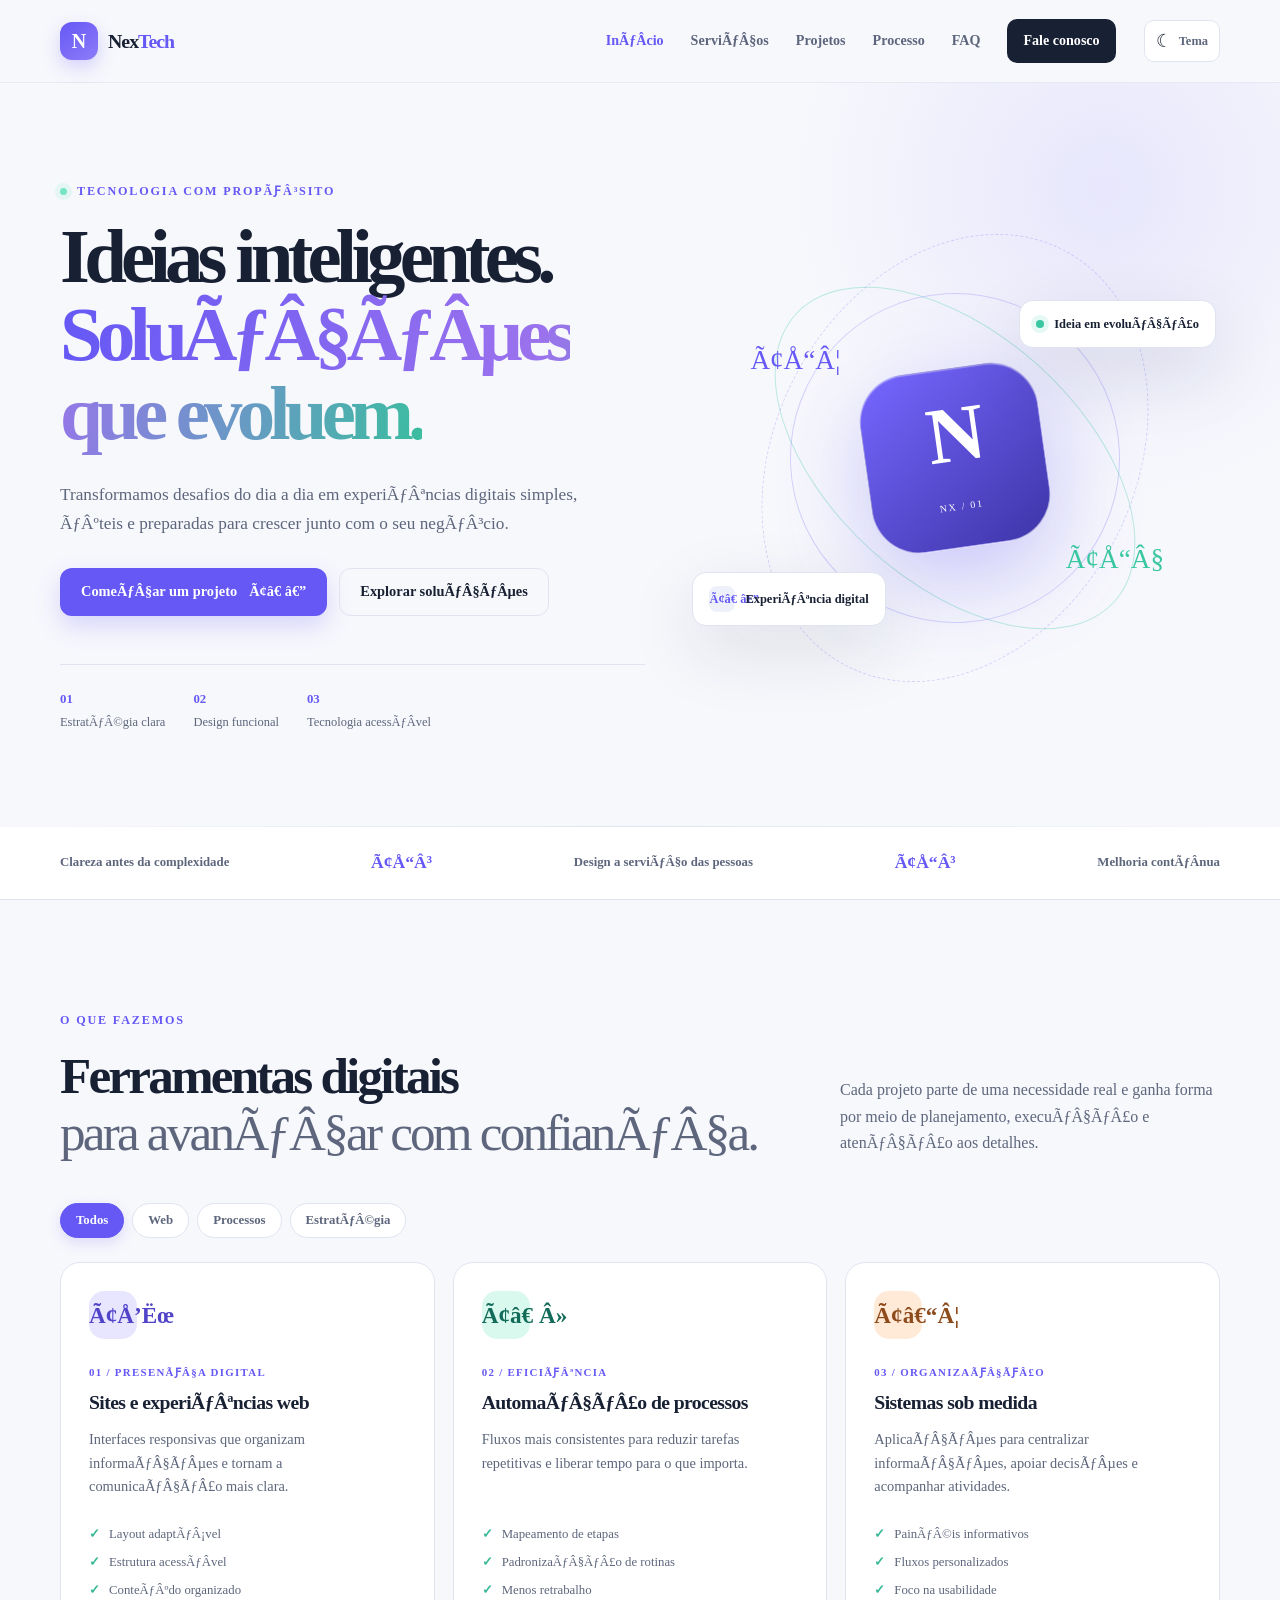
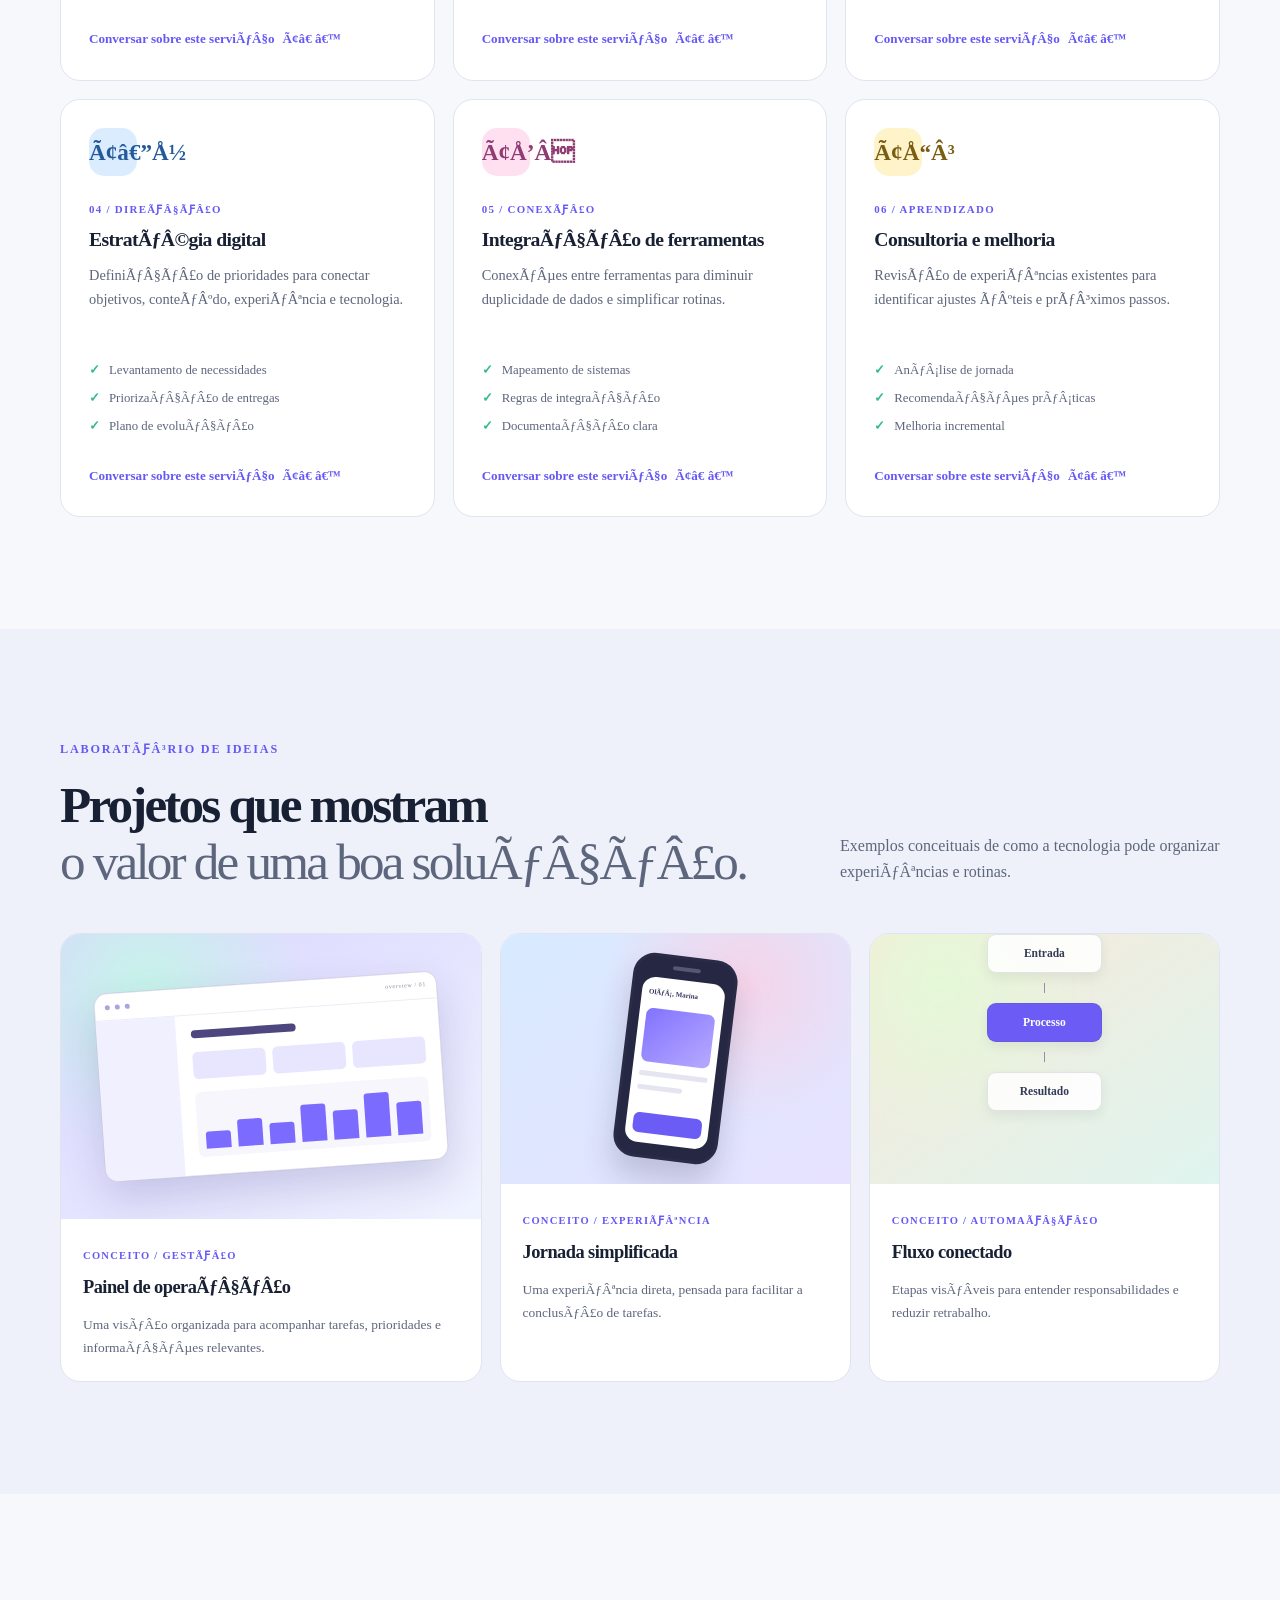
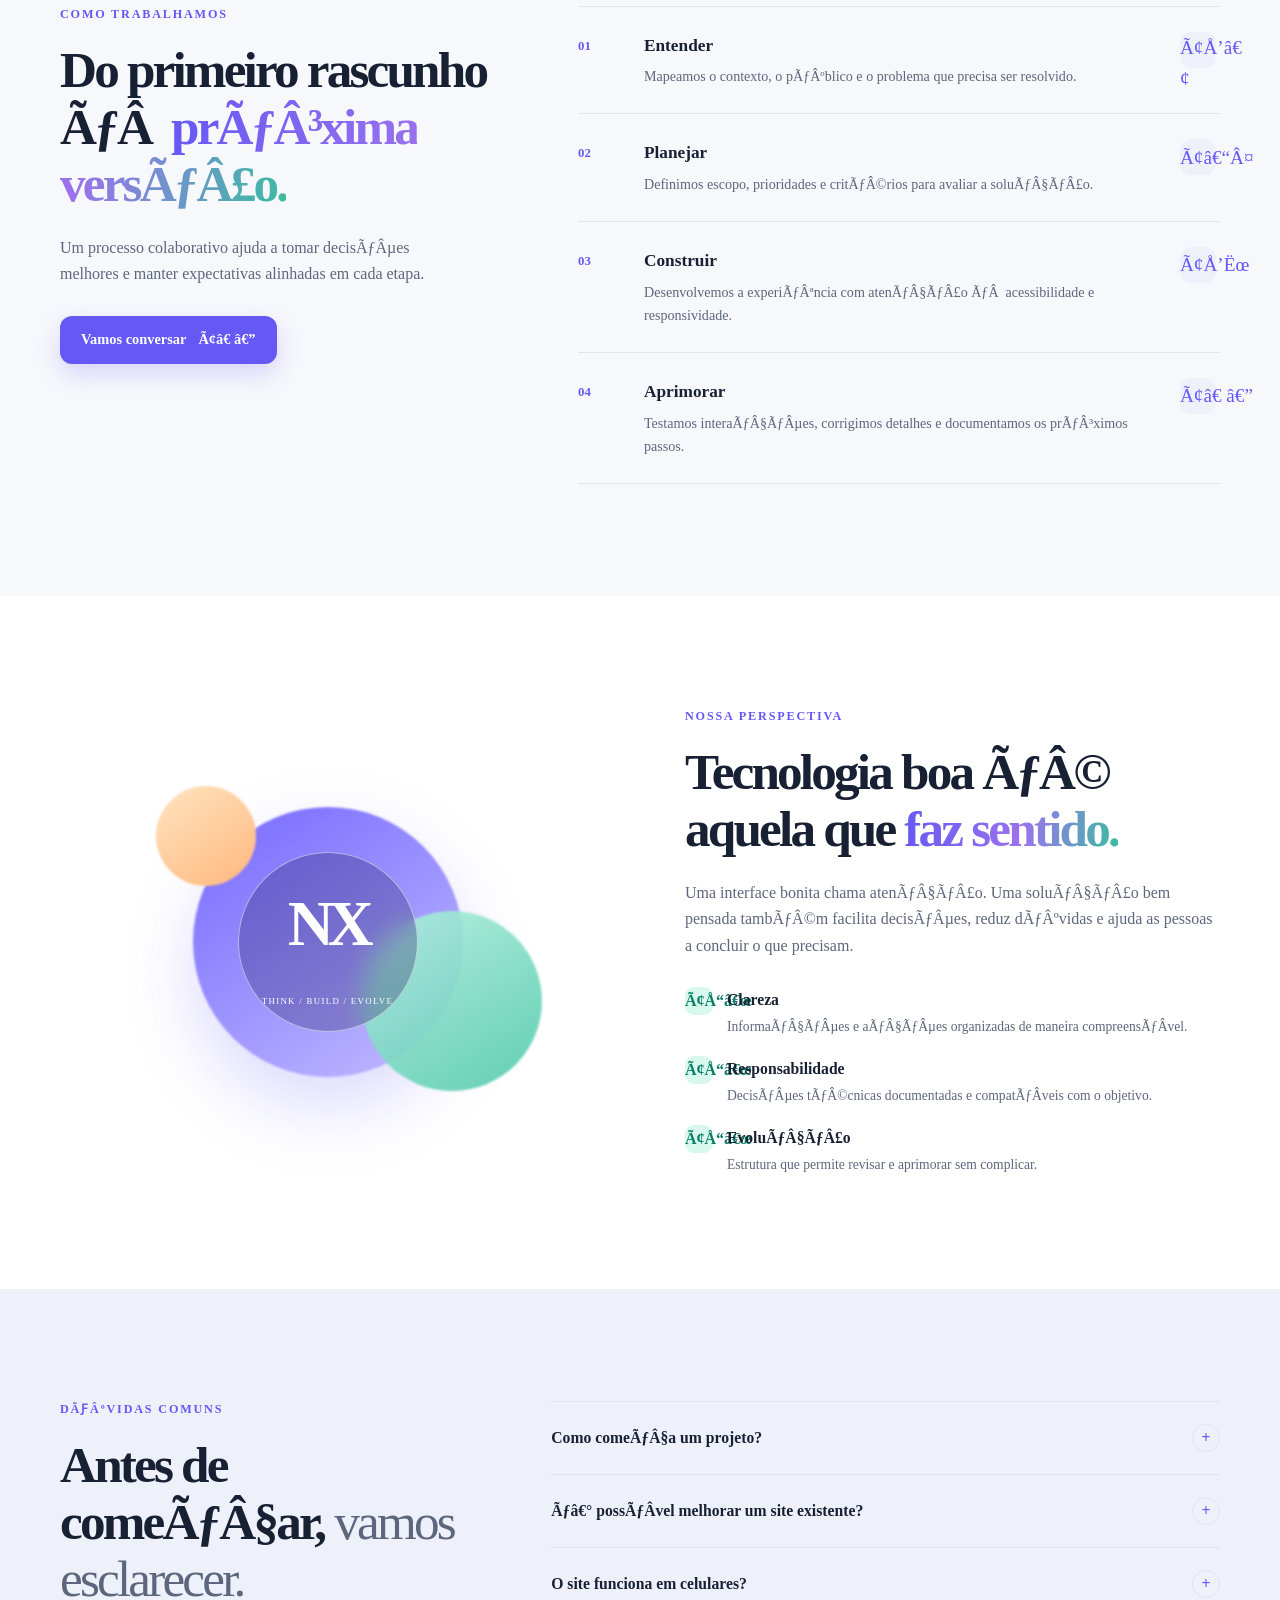
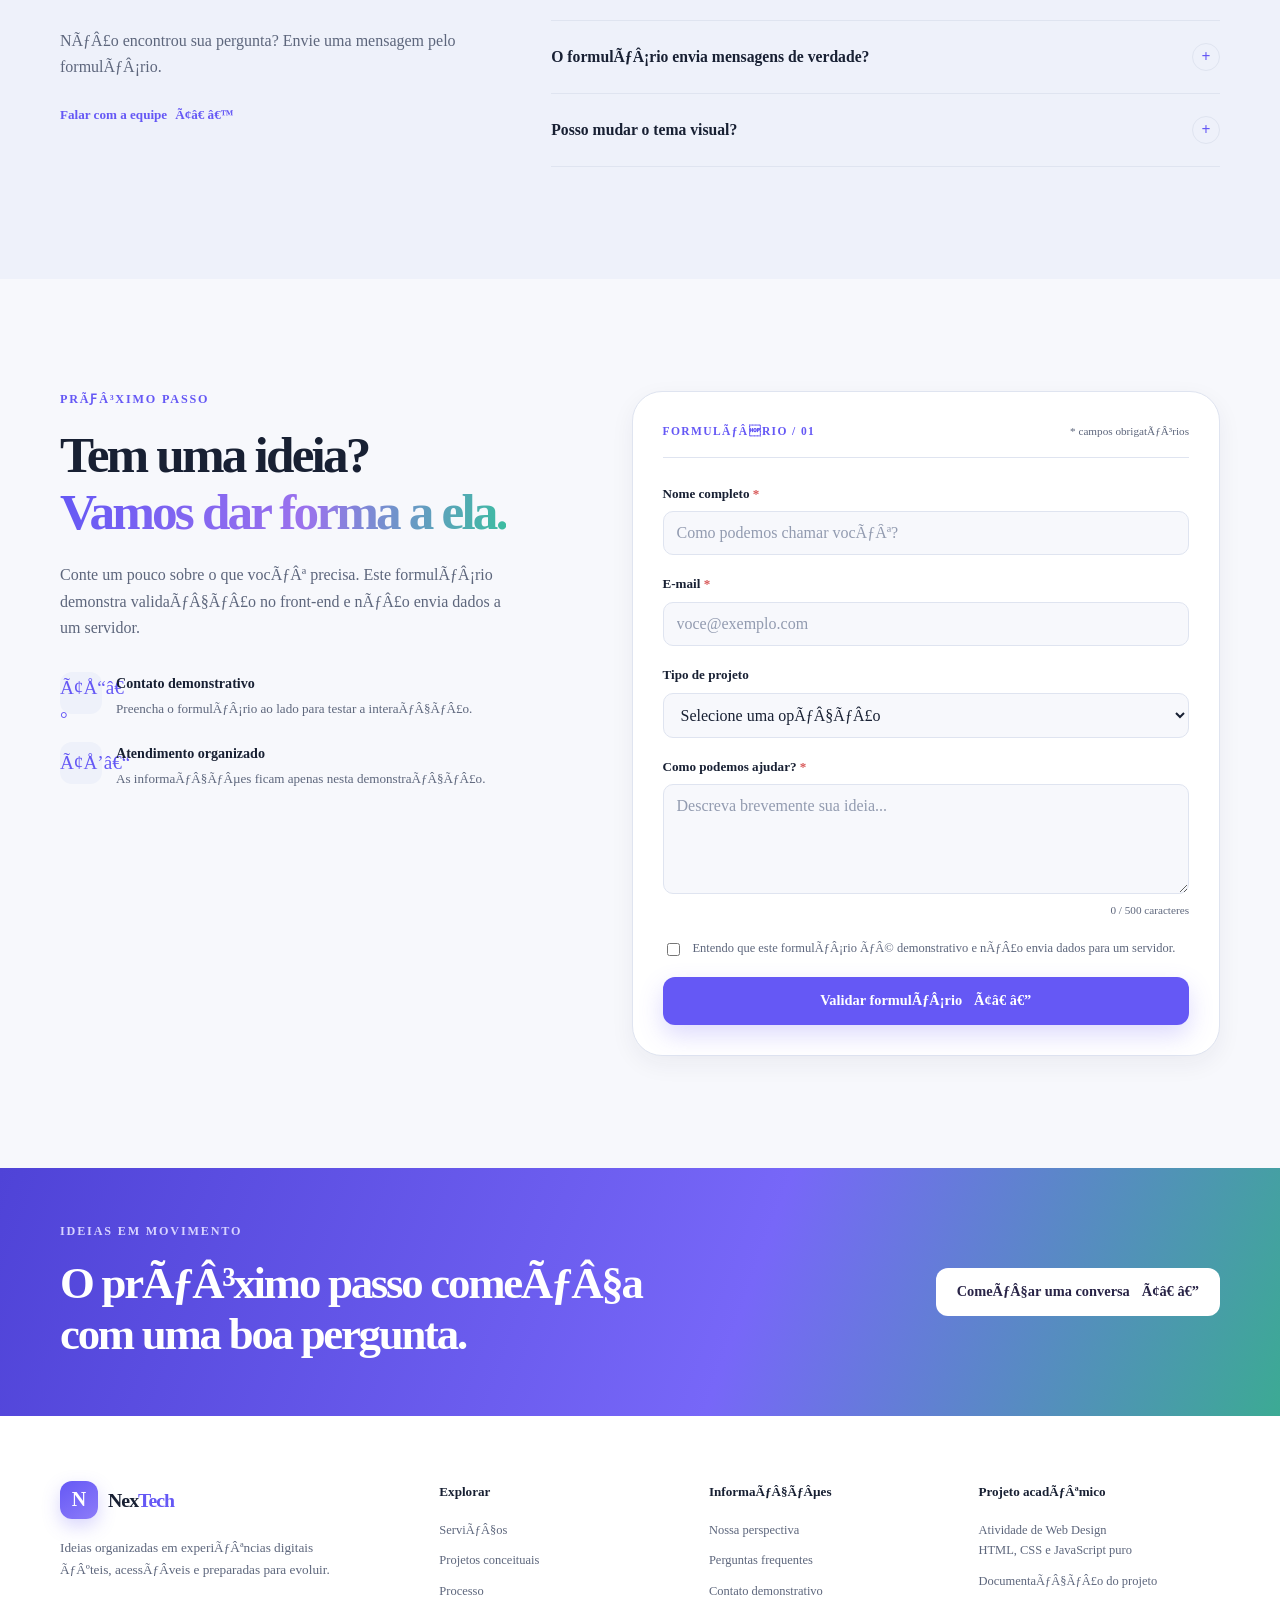
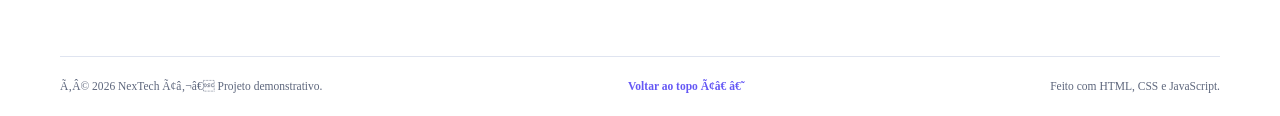
<file: index.html>
<!DOCTYPE html>
<html lang="pt-BR">
<head>
  <!-- Define a codificaÃƒÂ§ÃƒÂ£o para exibir acentos corretamente. -->
  <meta charset="UTF-8">
  <!-- Faz o layout adaptar-se a celulares, tablets e computadores. -->
  <meta name="viewport" content="width=device-width, initial-scale=1.0">
  <!-- DescriÃƒÂ§ÃƒÂ£o usada por mecanismos de busca e prÃƒÂ©vias. -->
  <meta name="description" content="NexTech: soluÃƒÂ§ÃƒÂµes digitais, sites e sistemas para negÃƒÂ³cios.">
  <meta name="theme-color" content="#101827">
  <title>NexTech | Ideias que viram soluÃƒÂ§ÃƒÂµes digitais</title>
  <!-- O CSS ÃƒÂ© carregado em arquivo externo, conforme o requisito da atividade. -->
  <link rel="icon" type="image/svg+xml" href="favicon.svg">
<link rel="stylesheet" href="style.css">
  <!-- O JavaScript externo ÃƒÂ© carregado com defer para esperar o HTML ser analisado. -->
  <script src="script.js" defer></script>
<meta property="og:type" content="website">
<meta property="og:title" content="NexTech | Ideias que viram soluções digitais">
<meta property="og:description" content="Soluções digitais, sites e sistemas para negócios.">
<meta name="twitter:card" content="summary">
</head>
<body>
  <!-- Link de acessibilidade que permite pular a navegaÃƒÂ§ÃƒÂ£o. -->
  <a class="skip-link" href="#conteudo">Pular para o conteÃƒÂºdo</a>

  <!-- CabeÃƒÂ§alho principal com identidade visual e navegaÃƒÂ§ÃƒÂ£o. -->
  <header class="site-header" id="topo">
    <div class="container header-inner">
      <a class="brand" href="#inicio" aria-label="NexTech, pÃƒÂ¡gina inicial">
        <span class="brand-mark" aria-hidden="true">N</span>
        <span class="brand-name">Nex<span>Tech</span></span>
      </a>
      <button class="menu-toggle" id="menuToggle" type="button"
              aria-expanded="false" aria-controls="primaryNav">
        <span class="menu-toggle-line"></span>
        <span class="menu-toggle-line"></span>
        <span class="menu-toggle-line"></span>
        <span class="sr-only">Abrir ou fechar menu</span>
      </button>
      <nav class="primary-nav" id="primaryNav" aria-label="NavegaÃƒÂ§ÃƒÂ£o principal">
        <a href="#inicio">InÃƒÂ­cio</a>
        <a href="#servicos">ServiÃƒÂ§os</a>
        <a href="#projetos">Projetos</a>
        <a href="#processo">Processo</a>
        <a href="#faq">FAQ</a>
        <a class="nav-cta" href="#contato">Fale conosco</a>
      </nav>
      <button class="theme-toggle" id="themeToggle" type="button" aria-label="Ativar tema escuro">
        <span aria-hidden="true" id="themeIcon">Ã¢ËœÂ¾</span>
        <span class="theme-toggle-label">Tema</span>
      </button>
    </div>
  </header>

  <main id="conteudo">
    <!-- SeÃƒÂ§ÃƒÂ£o de abertura: apresenta a proposta de valor do site. -->
    <section class="hero section" id="inicio">
      <div class="container hero-grid">
        <div class="hero-copy">
          <p class="eyebrow"><span class="eyebrow-dot"></span> Tecnologia com propÃƒÂ³sito</p>
          <h1>Ideias inteligentes.<br><span class="gradient-text">SoluÃƒÂ§ÃƒÂµes que evoluem.</span></h1>
          <p class="hero-description">
            Transformamos desafios do dia a dia em experiÃƒÂªncias digitais simples,
            ÃƒÂºteis e preparadas para crescer junto com o seu negÃƒÂ³cio.
          </p>
          <div class="hero-actions">
            <a class="button button-primary" href="#contato">ComeÃƒÂ§ar um projeto <span aria-hidden="true">Ã¢â€ â€”</span></a>
            <a class="button button-ghost" href="#servicos">Explorar soluÃƒÂ§ÃƒÂµes</a>
          </div>
          <div class="hero-proof" aria-label="Diferenciais da NexTech">
            <div class="proof-item"><strong>01</strong><span>EstratÃƒÂ©gia clara</span></div>
            <div class="proof-item"><strong>02</strong><span>Design funcional</span></div>
            <div class="proof-item"><strong>03</strong><span>Tecnologia acessÃƒÂ­vel</span></div>
          </div>
        </div>
        <div class="hero-visual" aria-label="IlustraÃƒÂ§ÃƒÂ£o abstrata de conexÃƒÂµes digitais">
          <div class="visual-orbit orbit-one"></div>
          <div class="visual-orbit orbit-two"></div>
          <div class="visual-orbit orbit-three"></div>
          <div class="visual-core"><span>N</span><small>NX / 01</small></div>
          <div class="floating-card floating-card-top"><span class="status-dot"></span><span>Ideia em evoluÃƒÂ§ÃƒÂ£o</span></div>
          <div class="floating-card floating-card-bottom"><span class="mini-icon">Ã¢â€ â€”</span><span>ExperiÃƒÂªncia digital</span></div>
          <span class="visual-spark spark-one">Ã¢Å“Â¦</span>
          <span class="visual-spark spark-two">Ã¢Å“Â§</span>
        </div>
      </div>
      <div class="hero-bottom-line" aria-hidden="true"></div>
    </section>

    <!-- Faixa de princÃƒÂ­pios para reforÃƒÂ§ar a proposta sem depender de nÃƒÂºmeros inventados. -->
    <section class="principles-strip" aria-label="PrincÃƒÂ­pios de trabalho">
      <div class="container principles-inner">
        <span>Clareza antes da complexidade</span>
        <span class="principle-separator">Ã¢Å“Â³</span>
        <span>Design a serviÃƒÂ§o das pessoas</span>
        <span class="principle-separator">Ã¢Å“Â³</span>
        <span>Melhoria contÃƒÂ­nua</span>
      </div>
    </section>

    <!-- ServiÃƒÂ§os principais: os cartÃƒÂµes tambÃƒÂ©m sÃƒÂ£o filtrÃƒÂ¡veis pelo JavaScript. -->
    <section class="section services-section" id="servicos">
      <div class="container">
        <div class="section-heading">
          <div>
            <p class="eyebrow">O que fazemos</p>
            <h2>Ferramentas digitais<br><span class="muted-heading">para avanÃƒÂ§ar com confianÃƒÂ§a.</span></h2>
          </div>
          <p class="section-intro">
            Cada projeto parte de uma necessidade real e ganha forma por meio
            de planejamento, execuÃƒÂ§ÃƒÂ£o e atenÃƒÂ§ÃƒÂ£o aos detalhes.
          </p>
        </div>
        <div class="filter-bar" role="group" aria-label="Filtrar serviÃƒÂ§os">
          <button class="filter-button is-active" type="button" data-service-filter="todos" aria-pressed="true">Todos</button>
          <button class="filter-button" type="button" data-service-filter="web" aria-pressed="false">Web</button>
          <button class="filter-button" type="button" data-service-filter="processos" aria-pressed="false">Processos</button>
          <button class="filter-button" type="button" data-service-filter="estrategia" aria-pressed="false">EstratÃƒÂ©gia</button>
        </div>
        <div class="service-grid" id="serviceGrid">
          <article class="service-card" data-category="web">
            <div class="service-icon icon-violet" aria-hidden="true">Ã¢Å’Ëœ</div>
            <p class="card-kicker">01 / PresenÃƒÂ§a digital</p>
            <h3>Sites e experiÃƒÂªncias web</h3>
            <p>Interfaces responsivas que organizam informaÃƒÂ§ÃƒÂµes e tornam a comunicaÃƒÂ§ÃƒÂ£o mais clara.</p>
            <ul class="feature-list">
              <li>Layout adaptÃƒÂ¡vel</li>
              <li>Estrutura acessÃƒÂ­vel</li>
              <li>ConteÃƒÂºdo organizado</li>
            </ul>
            <a class="text-link" href="#contato" data-prefill="Quero conversar sobre um site">Conversar sobre este serviÃƒÂ§o <span aria-hidden="true">Ã¢â€ â€™</span></a>
          </article>
          <article class="service-card" data-category="processos">
            <div class="service-icon icon-mint" aria-hidden="true">Ã¢â€ Â»</div>
            <p class="card-kicker">02 / EficiÃƒÂªncia</p>
            <h3>AutomaÃƒÂ§ÃƒÂ£o de processos</h3>
            <p>Fluxos mais consistentes para reduzir tarefas repetitivas e liberar tempo para o que importa.</p>
            <ul class="feature-list">
              <li>Mapeamento de etapas</li>
              <li>PadronizaÃƒÂ§ÃƒÂ£o de rotinas</li>
              <li>Menos retrabalho</li>
            </ul>
            <a class="text-link" href="#contato" data-prefill="Quero conversar sobre automaÃƒÂ§ÃƒÂ£o">Conversar sobre este serviÃƒÂ§o <span aria-hidden="true">Ã¢â€ â€™</span></a>
          </article>
          <article class="service-card" data-category="web">
            <div class="service-icon icon-orange" aria-hidden="true">Ã¢â€“Â¦</div>
            <p class="card-kicker">03 / OrganizaÃƒÂ§ÃƒÂ£o</p>
            <h3>Sistemas sob medida</h3>
            <p>AplicaÃƒÂ§ÃƒÂµes para centralizar informaÃƒÂ§ÃƒÂµes, apoiar decisÃƒÂµes e acompanhar atividades.</p>
            <ul class="feature-list">
              <li>PainÃƒÂ©is informativos</li>
              <li>Fluxos personalizados</li>
              <li>Foco na usabilidade</li>
            </ul>
            <a class="text-link" href="#contato" data-prefill="Quero conversar sobre um sistema">Conversar sobre este serviÃƒÂ§o <span aria-hidden="true">Ã¢â€ â€™</span></a>
          </article>
          <article class="service-card" data-category="estrategia">
            <div class="service-icon icon-blue" aria-hidden="true">Ã¢â€”Å½</div>
            <p class="card-kicker">04 / DireÃƒÂ§ÃƒÂ£o</p>
            <h3>EstratÃƒÂ©gia digital</h3>
            <p>DefiniÃƒÂ§ÃƒÂ£o de prioridades para conectar objetivos, conteÃƒÂºdo, experiÃƒÂªncia e tecnologia.</p>
            <ul class="feature-list">
              <li>Levantamento de necessidades</li>
              <li>PriorizaÃƒÂ§ÃƒÂ£o de entregas</li>
              <li>Plano de evoluÃƒÂ§ÃƒÂ£o</li>
            </ul>
            <a class="text-link" href="#contato" data-prefill="Quero conversar sobre estratÃƒÂ©gia digital">Conversar sobre este serviÃƒÂ§o <span aria-hidden="true">Ã¢â€ â€™</span></a>
          </article>
          <article class="service-card" data-category="processos">
            <div class="service-icon icon-pink" aria-hidden="true">Ã¢Å’Â</div>
            <p class="card-kicker">05 / ConexÃƒÂ£o</p>
            <h3>IntegraÃƒÂ§ÃƒÂ£o de ferramentas</h3>
            <p>ConexÃƒÂµes entre ferramentas para diminuir duplicidade de dados e simplificar rotinas.</p>
            <ul class="feature-list">
              <li>Mapeamento de sistemas</li>
              <li>Regras de integraÃƒÂ§ÃƒÂ£o</li>
              <li>DocumentaÃƒÂ§ÃƒÂ£o clara</li>
            </ul>
            <a class="text-link" href="#contato" data-prefill="Quero conversar sobre integraÃƒÂ§ÃƒÂ£o">Conversar sobre este serviÃƒÂ§o <span aria-hidden="true">Ã¢â€ â€™</span></a>
          </article>
          <article class="service-card" data-category="estrategia">
            <div class="service-icon icon-yellow" aria-hidden="true">Ã¢Å“Â³</div>
            <p class="card-kicker">06 / Aprendizado</p>
            <h3>Consultoria e melhoria</h3>
            <p>RevisÃƒÂ£o de experiÃƒÂªncias existentes para identificar ajustes ÃƒÂºteis e prÃƒÂ³ximos passos.</p>
            <ul class="feature-list">
              <li>AnÃƒÂ¡lise de jornada</li>
              <li>RecomendaÃƒÂ§ÃƒÂµes prÃƒÂ¡ticas</li>
              <li>Melhoria incremental</li>
            </ul>
            <a class="text-link" href="#contato" data-prefill="Quero conversar sobre consultoria">Conversar sobre este serviÃƒÂ§o <span aria-hidden="true">Ã¢â€ â€™</span></a>
          </article>
        </div>
        <p class="empty-state" id="serviceEmpty" hidden>Nenhum serviÃƒÂ§o encontrado nesta categoria.</p>
      </div>
    </section>

    <!-- SeÃƒÂ§ÃƒÂ£o de projetos demonstrativos; os exemplos sÃƒÂ£o conceituais, nÃƒÂ£o clientes reais. -->
    <section class="section projects-section" id="projetos">
      <div class="container">
        <div class="section-heading">
          <div>
            <p class="eyebrow">LaboratÃƒÂ³rio de ideias</p>
            <h2>Projetos que mostram<br><span class="muted-heading">o valor de uma boa soluÃƒÂ§ÃƒÂ£o.</span></h2>
          </div>
          <p class="section-intro">Exemplos conceituais de como a tecnologia pode organizar experiÃƒÂªncias e rotinas.</p>
        </div>
        <div class="project-grid">
          <article class="project-card project-large">
            <div class="project-art art-dashboard" aria-hidden="true">
              <div class="mock-window">
                <div class="mock-window-top"><i></i><i></i><i></i><span>overview / 01</span></div>
                <div class="mock-dashboard">
                  <div class="mock-side"></div>
                  <div class="mock-content">
                    <div class="mock-title"></div>
                    <div class="mock-stats"><i></i><i></i><i></i></div>
                    <div class="mock-chart"><span></span><span></span><span></span><span></span><span></span><span></span><span></span></div>
                  </div>
                </div>
              </div>
            </div>
            <div class="project-info">
              <div><span class="project-type">Conceito / GestÃƒÂ£o</span><h3>Painel de operaÃƒÂ§ÃƒÂ£o</h3></div>
              <p>Uma visÃƒÂ£o organizada para acompanhar tarefas, prioridades e informaÃƒÂ§ÃƒÂµes relevantes.</p>
            </div>
          </article>
          <article class="project-card">
            <div class="project-art art-mobile" aria-hidden="true">
              <div class="phone-frame">
                <div class="phone-speaker"></div>
                <div class="phone-screen">
                  <span class="phone-greeting">OlÃƒÂ¡, Marina</span>
                  <span class="phone-card"></span>
                  <span class="phone-line"></span>
                  <span class="phone-line short"></span>
                  <span class="phone-action"></span>
                </div>
              </div>
            </div>
            <div class="project-info">
              <div><span class="project-type">Conceito / ExperiÃƒÂªncia</span><h3>Jornada simplificada</h3></div>
              <p>Uma experiÃƒÂªncia direta, pensada para facilitar a conclusÃƒÂ£o de tarefas.</p>
            </div>
          </article>
          <article class="project-card">
            <div class="project-art art-flow" aria-hidden="true">
              <div class="flow-node node-one">Entrada</div>
              <div class="flow-connector"></div>
              <div class="flow-node node-two">Processo</div>
              <div class="flow-connector"></div>
              <div class="flow-node node-three">Resultado</div>
            </div>
            <div class="project-info">
              <div><span class="project-type">Conceito / AutomaÃƒÂ§ÃƒÂ£o</span><h3>Fluxo conectado</h3></div>
              <p>Etapas visÃƒÂ­veis para entender responsabilidades e reduzir retrabalho.</p>
            </div>
          </article>
        </div>
      </div>
    </section>

    <!-- Etapas do trabalho apresentadas como sequÃƒÂªncia clara. -->
    <section class="section process-section" id="processo">
      <div class="container process-layout">
        <div class="process-intro">
          <p class="eyebrow">Como trabalhamos</p>
          <h2>Do primeiro rascunho<br>ÃƒÂ  <span class="gradient-text">prÃƒÂ³xima versÃƒÂ£o.</span></h2>
          <p>Um processo colaborativo ajuda a tomar decisÃƒÂµes melhores e manter expectativas alinhadas em cada etapa.</p>
          <a class="button button-primary" href="#contato">Vamos conversar <span aria-hidden="true">Ã¢â€ â€”</span></a>
        </div>
        <div class="process-steps">
          <article class="process-step">
            <span class="step-number">01</span>
            <div><h3>Entender</h3><p>Mapeamos o contexto, o pÃƒÂºblico e o problema que precisa ser resolvido.</p></div>
            <span class="step-symbol" aria-hidden="true">Ã¢Å’â€¢</span>
          </article>
          <article class="process-step">
            <span class="step-number">02</span>
            <div><h3>Planejar</h3><p>Definimos escopo, prioridades e critÃƒÂ©rios para avaliar a soluÃƒÂ§ÃƒÂ£o.</p></div>
            <span class="step-symbol" aria-hidden="true">Ã¢â€“Â¤</span>
          </article>
          <article class="process-step">
            <span class="step-number">03</span>
            <div><h3>Construir</h3><p>Desenvolvemos a experiÃƒÂªncia com atenÃƒÂ§ÃƒÂ£o ÃƒÂ  acessibilidade e responsividade.</p></div>
            <span class="step-symbol" aria-hidden="true">Ã¢Å’Ëœ</span>
          </article>
          <article class="process-step">
            <span class="step-number">04</span>
            <div><h3>Aprimorar</h3><p>Testamos interaÃƒÂ§ÃƒÂµes, corrigimos detalhes e documentamos os prÃƒÂ³ximos passos.</p></div>
            <span class="step-symbol" aria-hidden="true">Ã¢â€ â€”</span>
          </article>
        </div>
      </div>
    </section>

    <!-- Bloco de princÃƒÂ­pios que explica decisÃƒÂµes de design e desenvolvimento. -->
    <section class="section values-section" id="sobre">
      <div class="container values-layout">
        <div class="values-visual">
          <div class="values-orb orb-a"></div>
          <div class="values-orb orb-b"></div>
          <div class="values-orb orb-c"></div>
          <div class="values-center"><span>NX</span><small>THINK / BUILD / EVOLVE</small></div>
        </div>
        <div class="values-copy">
          <p class="eyebrow">Nossa perspectiva</p>
          <h2>Tecnologia boa ÃƒÂ© aquela que <span class="gradient-text">faz sentido.</span></h2>
          <p>Uma interface bonita chama atenÃƒÂ§ÃƒÂ£o. Uma soluÃƒÂ§ÃƒÂ£o bem pensada tambÃƒÂ©m facilita decisÃƒÂµes, reduz dÃƒÂºvidas e ajuda as pessoas a concluir o que precisam.</p>
          <div class="value-list">
            <div class="value-item"><span class="value-check">Ã¢Å“â€œ</span><div><h3>Clareza</h3><p>InformaÃƒÂ§ÃƒÂµes e aÃƒÂ§ÃƒÂµes organizadas de maneira compreensÃƒÂ­vel.</p></div></div>
            <div class="value-item"><span class="value-check">Ã¢Å“â€œ</span><div><h3>Responsabilidade</h3><p>DecisÃƒÂµes tÃƒÂ©cnicas documentadas e compatÃƒÂ­veis com o objetivo.</p></div></div>
            <div class="value-item"><span class="value-check">Ã¢Å“â€œ</span><div><h3>EvoluÃƒÂ§ÃƒÂ£o</h3><p>Estrutura que permite revisar e aprimorar sem complicar.</p></div></div>
          </div>
        </div>
      </div>
    </section>

    <!-- Perguntas frequentes com acordeÃƒÂ£o controlado pelo JavaScript. -->
    <section class="section faq-section" id="faq">
      <div class="container faq-layout">
        <div class="faq-heading">
          <p class="eyebrow">DÃƒÂºvidas comuns</p>
          <h2>Antes de comeÃƒÂ§ar, <span class="muted-heading">vamos esclarecer.</span></h2>
          <p>NÃƒÂ£o encontrou sua pergunta? Envie uma mensagem pelo formulÃƒÂ¡rio.</p>
          <a class="text-link" href="#contato">Falar com a equipe <span aria-hidden="true">Ã¢â€ â€™</span></a>
        </div>
        <div class="faq-list">
          <article class="faq-item">
            <h3><button class="faq-question" type="button" aria-expanded="false"><span>Como comeÃƒÂ§a um projeto?</span><span class="faq-plus" aria-hidden="true">+</span></button></h3>
            <div class="faq-answer" hidden><p>ComeÃƒÂ§amos entendendo o desafio, o pÃƒÂºblico e o resultado esperado. Depois, organizamos prioridades e definimos um escopo inicial.</p></div>
          </article>
          <article class="faq-item">
            <h3><button class="faq-question" type="button" aria-expanded="false"><span>Ãƒâ€° possÃƒÂ­vel melhorar um site existente?</span><span class="faq-plus" aria-hidden="true">+</span></button></h3>
            <div class="faq-answer" hidden><p>Sim. Uma revisÃƒÂ£o pode avaliar conteÃƒÂºdo, acessibilidade, responsividade, navegaÃƒÂ§ÃƒÂ£o e oportunidades de simplificaÃƒÂ§ÃƒÂ£o antes de propor mudanÃƒÂ§as.</p></div>
          </article>
          <article class="faq-item">
            <h3><button class="faq-question" type="button" aria-expanded="false"><span>O site funciona em celulares?</span><span class="faq-plus" aria-hidden="true">+</span></button></h3>
            <div class="faq-answer" hidden><p>O projeto foi planejado com layout responsivo e deve ser testado em diferentes larguras de tela e navegadores antes da publicaÃƒÂ§ÃƒÂ£o final.</p></div>
          </article>
          <article class="faq-item">
            <h3><button class="faq-question" type="button" aria-expanded="false"><span>O formulÃƒÂ¡rio envia mensagens de verdade?</span><span class="faq-plus" aria-hidden="true">+</span></button></h3>
            <div class="faq-answer" hidden><p>Nesta versÃƒÂ£o acadÃƒÂªmica, o formulÃƒÂ¡rio valida os campos no navegador e mostra uma confirmaÃƒÂ§ÃƒÂ£o demonstrativa. Para enviar mensagens reais, seria necessÃƒÂ¡rio integrar um serviÃƒÂ§o ou backend.</p></div>
          </article>
          <article class="faq-item">
            <h3><button class="faq-question" type="button" aria-expanded="false"><span>Posso mudar o tema visual?</span><span class="faq-plus" aria-hidden="true">+</span></button></h3>
            <div class="faq-answer" hidden><p>Sim. O controle de tema alterna entre os modos claro e escuro, e a preferÃƒÂªncia ÃƒÂ© guardada no armazenamento local do navegador.</p></div>
          </article>
        </div>
      </div>
    </section>

    <!-- FormulÃƒÂ¡rio demonstrativo com validaÃƒÂ§ÃƒÂ£o e feedback acessÃƒÂ­vel. -->
    <section class="section contact-section" id="contato">
      <div class="container contact-layout">
        <div class="contact-copy">
          <p class="eyebrow">PrÃƒÂ³ximo passo</p>
          <h2>Tem uma ideia?<br><span class="gradient-text">Vamos dar forma a ela.</span></h2>
          <p>Conte um pouco sobre o que vocÃƒÂª precisa. Este formulÃƒÂ¡rio demonstra validaÃƒÂ§ÃƒÂ£o no front-end e nÃƒÂ£o envia dados a um servidor.</p>
          <div class="contact-detail"><span class="contact-detail-icon" aria-hidden="true">Ã¢Å“â€°</span><div><strong>Contato demonstrativo</strong><span>Preencha o formulÃƒÂ¡rio ao lado para testar a interaÃƒÂ§ÃƒÂ£o.</span></div></div>
          <div class="contact-detail"><span class="contact-detail-icon" aria-hidden="true">Ã¢Å’â€“</span><div><strong>Atendimento organizado</strong><span>As informaÃƒÂ§ÃƒÂµes ficam apenas nesta demonstraÃƒÂ§ÃƒÂ£o.</span></div></div>
        </div>
        <form class="contact-form" id="contactForm" novalidate>
          <div class="form-heading"><span>FORMULÃƒÂRIO / 01</span><span class="form-required">* campos obrigatÃƒÂ³rios</span></div>
          <div class="form-field">
            <label for="fullName">Nome completo <span aria-hidden="true">*</span></label>
            <input id="fullName" name="fullName" type="text" autocomplete="name" placeholder="Como podemos chamar vocÃƒÂª?" required minlength="2">
            <small class="field-error" id="nameError"></small>
          </div>
          <div class="form-field">
            <label for="email">E-mail <span aria-hidden="true">*</span></label>
            <input id="email" name="email" type="email" autocomplete="email" placeholder="voce@exemplo.com" required>
            <small class="field-error" id="emailError"></small>
          </div>
          <div class="form-field">
            <label for="projectType">Tipo de projeto</label>
            <select id="projectType" name="projectType">
              <option value="">Selecione uma opÃƒÂ§ÃƒÂ£o</option>
              <option value="site">Site ou landing page</option>
              <option value="sistema">Sistema web</option>
              <option value="automacao">AutomaÃƒÂ§ÃƒÂ£o de processos</option>
              <option value="estrategia">EstratÃƒÂ©gia digital</option>
              <option value="outro">Outro assunto</option>
            </select>
          </div>
          <div class="form-field">
            <label for="message">Como podemos ajudar? <span aria-hidden="true">*</span></label>
            <textarea id="message" name="message" rows="4" placeholder="Descreva brevemente sua ideia..." required minlength="10"></textarea>
            <small class="field-error" id="messageError"></small>
            <small class="character-count" id="messageCount">0 / 500 caracteres</small>
          </div>
          <label class="checkbox-field" for="consent">
            <input id="consent" name="consent" type="checkbox" required>
            <span>Entendo que este formulÃƒÂ¡rio ÃƒÂ© demonstrativo e nÃƒÂ£o envia dados para um servidor.</span>
          </label>
          <button class="button button-primary form-submit" type="submit">Validar formulÃƒÂ¡rio <span aria-hidden="true">Ã¢â€ â€”</span></button>
          <p class="form-feedback" id="formFeedback" role="status" aria-live="polite"></p>
        </form>
      </div>
    </section>

    <!-- Chamada final para orientar a navegaÃƒÂ§ÃƒÂ£o de volta ao formulÃƒÂ¡rio. -->
    <section class="closing-section">
      <div class="container closing-inner">
        <div><p class="eyebrow">Ideias em movimento</p><h2>O prÃƒÂ³ximo passo comeÃƒÂ§a com uma boa pergunta.</h2></div>
        <a class="button button-light" href="#contato">ComeÃƒÂ§ar uma conversa <span aria-hidden="true">Ã¢â€ â€”</span></a>
      </div>
    </section>
  </main>

  <!-- RodapÃƒÂ© com navegaÃƒÂ§ÃƒÂ£o secundÃƒÂ¡ria e informaÃƒÂ§ÃƒÂµes acadÃƒÂªmicas. -->
  <footer class="site-footer">
    <div class="container footer-main">
      <div class="footer-brand">
        <a class="brand" href="#topo" aria-label="NexTech, voltar ao topo"><span class="brand-mark">N</span><span class="brand-name">Nex<span>Tech</span></span></a>
        <p>Ideias organizadas em experiÃƒÂªncias digitais ÃƒÂºteis, acessÃƒÂ­veis e preparadas para evoluir.</p>
      </div>
      <div class="footer-column"><h2>Explorar</h2><a href="#servicos">ServiÃƒÂ§os</a><a href="#projetos">Projetos conceituais</a><a href="#processo">Processo</a></div>
      <div class="footer-column"><h2>InformaÃƒÂ§ÃƒÂµes</h2><a href="#sobre">Nossa perspectiva</a><a href="#faq">Perguntas frequentes</a><a href="#contato">Contato demonstrativo</a></div>
      <div class="footer-column"><h2>Projeto acadÃƒÂªmico</h2><p>Atividade de Web Design<br>HTML, CSS e JavaScript puro</p><a href="README.md">DocumentaÃƒÂ§ÃƒÂ£o do projeto</a></div>
    </div>
    <div class="container footer-bottom"><span>Ã‚Â© <span id="currentYear">2026</span> NexTech Ã¢â‚¬â€ Projeto demonstrativo.</span><a href="#topo">Voltar ao topo Ã¢â€ â€˜</a><span>Feito com HTML, CSS e JavaScript.</span></div>
  </footer>

  <!-- BotÃƒÂ£o flutuante que aparece apÃƒÂ³s rolar a pÃƒÂ¡gina. -->
  <button class="back-to-top" id="backToTop" type="button" aria-label="Voltar ao topo" title="Voltar ao topo">Ã¢â€ â€˜</button>

  <!-- RegiÃƒÂ£o para mensagens globais de acessibilidade. -->
  <div class="sr-only" id="liveAnnouncement" aria-live="polite" aria-atomic="true"></div>
  <!-- RevisÃƒÂ£o de estrutura 01: manter conteÃƒÂºdo, acessibilidade e comportamento separados por responsabilidade. -->
  <!-- ManutenÃƒÂ§ÃƒÂ£o 01: ao adicionar uma seÃƒÂ§ÃƒÂ£o, atualizar tambÃƒÂ©m a navegaÃƒÂ§ÃƒÂ£o e a documentaÃƒÂ§ÃƒÂ£o do README. -->
  <!-- RevisÃƒÂ£o de estrutura 02: manter conteÃƒÂºdo, acessibilidade e comportamento separados por responsabilidade. -->
  <!-- ManutenÃƒÂ§ÃƒÂ£o 02: ao adicionar uma seÃƒÂ§ÃƒÂ£o, atualizar tambÃƒÂ©m a navegaÃƒÂ§ÃƒÂ£o e a documentaÃƒÂ§ÃƒÂ£o do README. -->
  <!-- RevisÃƒÂ£o de estrutura 03: manter conteÃƒÂºdo, acessibilidade e comportamento separados por responsabilidade. -->
  <!-- ManutenÃƒÂ§ÃƒÂ£o 03: ao adicionar uma seÃƒÂ§ÃƒÂ£o, atualizar tambÃƒÂ©m a navegaÃƒÂ§ÃƒÂ£o e a documentaÃƒÂ§ÃƒÂ£o do README. -->
  <!-- RevisÃƒÂ£o de estrutura 04: manter conteÃƒÂºdo, acessibilidade e comportamento separados por responsabilidade. -->
  <!-- ManutenÃƒÂ§ÃƒÂ£o 04: ao adicionar uma seÃƒÂ§ÃƒÂ£o, atualizar tambÃƒÂ©m a navegaÃƒÂ§ÃƒÂ£o e a documentaÃƒÂ§ÃƒÂ£o do README. -->
  <!-- RevisÃƒÂ£o de estrutura 05: manter conteÃƒÂºdo, acessibilidade e comportamento separados por responsabilidade. -->
  <!-- ManutenÃƒÂ§ÃƒÂ£o 05: ao adicionar uma seÃƒÂ§ÃƒÂ£o, atualizar tambÃƒÂ©m a navegaÃƒÂ§ÃƒÂ£o e a documentaÃƒÂ§ÃƒÂ£o do README. -->
  <!-- RevisÃƒÂ£o de estrutura 06: manter conteÃƒÂºdo, acessibilidade e comportamento separados por responsabilidade. -->
  <!-- ManutenÃƒÂ§ÃƒÂ£o 06: ao adicionar uma seÃƒÂ§ÃƒÂ£o, atualizar tambÃƒÂ©m a navegaÃƒÂ§ÃƒÂ£o e a documentaÃƒÂ§ÃƒÂ£o do README. -->
  <!-- RevisÃƒÂ£o de estrutura 07: manter conteÃƒÂºdo, acessibilidade e comportamento separados por responsabilidade. -->
  <!-- ManutenÃƒÂ§ÃƒÂ£o 07: ao adicionar uma seÃƒÂ§ÃƒÂ£o, atualizar tambÃƒÂ©m a navegaÃƒÂ§ÃƒÂ£o e a documentaÃƒÂ§ÃƒÂ£o do README. -->
  <!-- RevisÃƒÂ£o de estrutura 08: manter conteÃƒÂºdo, acessibilidade e comportamento separados por responsabilidade. -->
  <!-- ManutenÃƒÂ§ÃƒÂ£o 08: ao adicionar uma seÃƒÂ§ÃƒÂ£o, atualizar tambÃƒÂ©m a navegaÃƒÂ§ÃƒÂ£o e a documentaÃƒÂ§ÃƒÂ£o do README. -->
  <!-- RevisÃƒÂ£o de estrutura 09: manter conteÃƒÂºdo, acessibilidade e comportamento separados por responsabilidade. -->
  <!-- ManutenÃƒÂ§ÃƒÂ£o 09: ao adicionar uma seÃƒÂ§ÃƒÂ£o, atualizar tambÃƒÂ©m a navegaÃƒÂ§ÃƒÂ£o e a documentaÃƒÂ§ÃƒÂ£o do README. -->
  <!-- RevisÃƒÂ£o de estrutura 10: manter conteÃƒÂºdo, acessibilidade e comportamento separados por responsabilidade. -->
  <!-- ManutenÃƒÂ§ÃƒÂ£o 10: ao adicionar uma seÃƒÂ§ÃƒÂ£o, atualizar tambÃƒÂ©m a navegaÃƒÂ§ÃƒÂ£o e a documentaÃƒÂ§ÃƒÂ£o do README. -->
  <!-- RevisÃƒÂ£o de estrutura 11: manter conteÃƒÂºdo, acessibilidade e comportamento separados por responsabilidade. -->
  <!-- ManutenÃƒÂ§ÃƒÂ£o 11: ao adicionar uma seÃƒÂ§ÃƒÂ£o, atualizar tambÃƒÂ©m a navegaÃƒÂ§ÃƒÂ£o e a documentaÃƒÂ§ÃƒÂ£o do README. -->
  <!-- RevisÃƒÂ£o de estrutura 12: manter conteÃƒÂºdo, acessibilidade e comportamento separados por responsabilidade. -->
  <!-- ManutenÃƒÂ§ÃƒÂ£o 12: ao adicionar uma seÃƒÂ§ÃƒÂ£o, atualizar tambÃƒÂ©m a navegaÃƒÂ§ÃƒÂ£o e a documentaÃƒÂ§ÃƒÂ£o do README. -->
  <!-- RevisÃƒÂ£o de estrutura 13: manter conteÃƒÂºdo, acessibilidade e comportamento separados por responsabilidade. -->
  <!-- ManutenÃƒÂ§ÃƒÂ£o 13: ao adicionar uma seÃƒÂ§ÃƒÂ£o, atualizar tambÃƒÂ©m a navegaÃƒÂ§ÃƒÂ£o e a documentaÃƒÂ§ÃƒÂ£o do README. -->
  <!-- RevisÃƒÂ£o de estrutura 14: manter conteÃƒÂºdo, acessibilidade e comportamento separados por responsabilidade. -->
  <!-- ManutenÃƒÂ§ÃƒÂ£o 14: ao adicionar uma seÃƒÂ§ÃƒÂ£o, atualizar tambÃƒÂ©m a navegaÃƒÂ§ÃƒÂ£o e a documentaÃƒÂ§ÃƒÂ£o do README. -->
  <!-- RevisÃƒÂ£o de estrutura 15: manter conteÃƒÂºdo, acessibilidade e comportamento separados por responsabilidade. -->
  <!-- ManutenÃƒÂ§ÃƒÂ£o 15: ao adicionar uma seÃƒÂ§ÃƒÂ£o, atualizar tambÃƒÂ©m a navegaÃƒÂ§ÃƒÂ£o e a documentaÃƒÂ§ÃƒÂ£o do README. -->
  <!-- RevisÃƒÂ£o de estrutura 16: manter conteÃƒÂºdo, acessibilidade e comportamento separados por responsabilidade. -->
  <!-- ManutenÃƒÂ§ÃƒÂ£o 16: ao adicionar uma seÃƒÂ§ÃƒÂ£o, atualizar tambÃƒÂ©m a navegaÃƒÂ§ÃƒÂ£o e a documentaÃƒÂ§ÃƒÂ£o do README. -->
  <!-- RevisÃƒÂ£o de estrutura 17: manter conteÃƒÂºdo, acessibilidade e comportamento separados por responsabilidade. -->
  <!-- ManutenÃƒÂ§ÃƒÂ£o 17: ao adicionar uma seÃƒÂ§ÃƒÂ£o, atualizar tambÃƒÂ©m a navegaÃƒÂ§ÃƒÂ£o e a documentaÃƒÂ§ÃƒÂ£o do README. -->
  <!-- RevisÃƒÂ£o de estrutura 18: manter conteÃƒÂºdo, acessibilidade e comportamento separados por responsabilidade. -->
  <!-- ManutenÃƒÂ§ÃƒÂ£o 18: ao adicionar uma seÃƒÂ§ÃƒÂ£o, atualizar tambÃƒÂ©m a navegaÃƒÂ§ÃƒÂ£o e a documentaÃƒÂ§ÃƒÂ£o do README. -->
  <!-- RevisÃƒÂ£o de estrutura 19: manter conteÃƒÂºdo, acessibilidade e comportamento separados por responsabilidade. -->
  <!-- ManutenÃƒÂ§ÃƒÂ£o 19: ao adicionar uma seÃƒÂ§ÃƒÂ£o, atualizar tambÃƒÂ©m a navegaÃƒÂ§ÃƒÂ£o e a documentaÃƒÂ§ÃƒÂ£o do README. -->
  <!-- RevisÃƒÂ£o de estrutura 20: manter conteÃƒÂºdo, acessibilidade e comportamento separados por responsabilidade. -->
  <!-- ManutenÃƒÂ§ÃƒÂ£o 20: ao adicionar uma seÃƒÂ§ÃƒÂ£o, atualizar tambÃƒÂ©m a navegaÃƒÂ§ÃƒÂ£o e a documentaÃƒÂ§ÃƒÂ£o do README. -->
  <!-- RevisÃƒÂ£o de estrutura 21: manter conteÃƒÂºdo, acessibilidade e comportamento separados por responsabilidade. -->
  <!-- ManutenÃƒÂ§ÃƒÂ£o 21: ao adicionar uma seÃƒÂ§ÃƒÂ£o, atualizar tambÃƒÂ©m a navegaÃƒÂ§ÃƒÂ£o e a documentaÃƒÂ§ÃƒÂ£o do README. -->
  <!-- RevisÃƒÂ£o de estrutura 22: manter conteÃƒÂºdo, acessibilidade e comportamento separados por responsabilidade. -->
  <!-- ManutenÃƒÂ§ÃƒÂ£o 22: ao adicionar uma seÃƒÂ§ÃƒÂ£o, atualizar tambÃƒÂ©m a navegaÃƒÂ§ÃƒÂ£o e a documentaÃƒÂ§ÃƒÂ£o do README. -->
  <!-- RevisÃƒÂ£o de estrutura 23: manter conteÃƒÂºdo, acessibilidade e comportamento separados por responsabilidade. -->
  <!-- ManutenÃƒÂ§ÃƒÂ£o 23: ao adicionar uma seÃƒÂ§ÃƒÂ£o, atualizar tambÃƒÂ©m a navegaÃƒÂ§ÃƒÂ£o e a documentaÃƒÂ§ÃƒÂ£o do README. -->
  <!-- RevisÃƒÂ£o de estrutura 24: manter conteÃƒÂºdo, acessibilidade e comportamento separados por responsabilidade. -->
  <!-- ManutenÃƒÂ§ÃƒÂ£o 24: ao adicionar uma seÃƒÂ§ÃƒÂ£o, atualizar tambÃƒÂ©m a navegaÃƒÂ§ÃƒÂ£o e a documentaÃƒÂ§ÃƒÂ£o do README. -->
  <!-- RevisÃƒÂ£o de estrutura 25: manter conteÃƒÂºdo, acessibilidade e comportamento separados por responsabilidade. -->
  <!-- ManutenÃƒÂ§ÃƒÂ£o 25: ao adicionar uma seÃƒÂ§ÃƒÂ£o, atualizar tambÃƒÂ©m a navegaÃƒÂ§ÃƒÂ£o e a documentaÃƒÂ§ÃƒÂ£o do README. -->
  <!-- RevisÃƒÂ£o de estrutura 26: manter conteÃƒÂºdo, acessibilidade e comportamento separados por responsabilidade. -->
  <!-- ManutenÃƒÂ§ÃƒÂ£o 26: ao adicionar uma seÃƒÂ§ÃƒÂ£o, atualizar tambÃƒÂ©m a navegaÃƒÂ§ÃƒÂ£o e a documentaÃƒÂ§ÃƒÂ£o do README. -->
  <!-- RevisÃƒÂ£o de estrutura 27: manter conteÃƒÂºdo, acessibilidade e comportamento separados por responsabilidade. -->
  <!-- ManutenÃƒÂ§ÃƒÂ£o 27: ao adicionar uma seÃƒÂ§ÃƒÂ£o, atualizar tambÃƒÂ©m a navegaÃƒÂ§ÃƒÂ£o e a documentaÃƒÂ§ÃƒÂ£o do README. -->
  <!-- RevisÃƒÂ£o de estrutura 28: manter conteÃƒÂºdo, acessibilidade e comportamento separados por responsabilidade. -->
  <!-- ManutenÃƒÂ§ÃƒÂ£o 28: ao adicionar uma seÃƒÂ§ÃƒÂ£o, atualizar tambÃƒÂ©m a navegaÃƒÂ§ÃƒÂ£o e a documentaÃƒÂ§ÃƒÂ£o do README. -->
  <!-- RevisÃƒÂ£o de estrutura 29: manter conteÃƒÂºdo, acessibilidade e comportamento separados por responsabilidade. -->
  <!-- ManutenÃƒÂ§ÃƒÂ£o 29: ao adicionar uma seÃƒÂ§ÃƒÂ£o, atualizar tambÃƒÂ©m a navegaÃƒÂ§ÃƒÂ£o e a documentaÃƒÂ§ÃƒÂ£o do README. -->
  <!-- RevisÃƒÂ£o de estrutura 30: manter conteÃƒÂºdo, acessibilidade e comportamento separados por responsabilidade. -->
  <!-- ManutenÃƒÂ§ÃƒÂ£o 30: ao adicionar uma seÃƒÂ§ÃƒÂ£o, atualizar tambÃƒÂ©m a navegaÃƒÂ§ÃƒÂ£o e a documentaÃƒÂ§ÃƒÂ£o do README. -->
  <!-- RevisÃƒÂ£o de estrutura 31: manter conteÃƒÂºdo, acessibilidade e comportamento separados por responsabilidade. -->
  <!-- ManutenÃƒÂ§ÃƒÂ£o 31: ao adicionar uma seÃƒÂ§ÃƒÂ£o, atualizar tambÃƒÂ©m a navegaÃƒÂ§ÃƒÂ£o e a documentaÃƒÂ§ÃƒÂ£o do README. -->
  <!-- RevisÃƒÂ£o de estrutura 32: manter conteÃƒÂºdo, acessibilidade e comportamento separados por responsabilidade. -->
  <!-- ManutenÃƒÂ§ÃƒÂ£o 32: ao adicionar uma seÃƒÂ§ÃƒÂ£o, atualizar tambÃƒÂ©m a navegaÃƒÂ§ÃƒÂ£o e a documentaÃƒÂ§ÃƒÂ£o do README. -->
  <!-- RevisÃƒÂ£o de estrutura 33: manter conteÃƒÂºdo, acessibilidade e comportamento separados por responsabilidade. -->
  <!-- ManutenÃƒÂ§ÃƒÂ£o 33: ao adicionar uma seÃƒÂ§ÃƒÂ£o, atualizar tambÃƒÂ©m a navegaÃƒÂ§ÃƒÂ£o e a documentaÃƒÂ§ÃƒÂ£o do README. -->
  <!-- RevisÃƒÂ£o de estrutura 34: manter conteÃƒÂºdo, acessibilidade e comportamento separados por responsabilidade. -->
  <!-- ManutenÃƒÂ§ÃƒÂ£o 34: ao adicionar uma seÃƒÂ§ÃƒÂ£o, atualizar tambÃƒÂ©m a navegaÃƒÂ§ÃƒÂ£o e a documentaÃƒÂ§ÃƒÂ£o do README. -->
  <!-- RevisÃƒÂ£o de estrutura 35: manter conteÃƒÂºdo, acessibilidade e comportamento separados por responsabilidade. -->
  <!-- ManutenÃƒÂ§ÃƒÂ£o 35: ao adicionar uma seÃƒÂ§ÃƒÂ£o, atualizar tambÃƒÂ©m a navegaÃƒÂ§ÃƒÂ£o e a documentaÃƒÂ§ÃƒÂ£o do README. -->
  <!-- RevisÃƒÂ£o de estrutura 36: manter conteÃƒÂºdo, acessibilidade e comportamento separados por responsabilidade. -->
  <!-- ManutenÃƒÂ§ÃƒÂ£o 36: ao adicionar uma seÃƒÂ§ÃƒÂ£o, atualizar tambÃƒÂ©m a navegaÃƒÂ§ÃƒÂ£o e a documentaÃƒÂ§ÃƒÂ£o do README. -->
  <!-- RevisÃƒÂ£o de estrutura 37: manter conteÃƒÂºdo, acessibilidade e comportamento separados por responsabilidade. -->
  <!-- ManutenÃƒÂ§ÃƒÂ£o 37: ao adicionar uma seÃƒÂ§ÃƒÂ£o, atualizar tambÃƒÂ©m a navegaÃƒÂ§ÃƒÂ£o e a documentaÃƒÂ§ÃƒÂ£o do README. -->
  <!-- RevisÃƒÂ£o de estrutura 38: manter conteÃƒÂºdo, acessibilidade e comportamento separados por responsabilidade. -->
  <!-- ManutenÃƒÂ§ÃƒÂ£o 38: ao adicionar uma seÃƒÂ§ÃƒÂ£o, atualizar tambÃƒÂ©m a navegaÃƒÂ§ÃƒÂ£o e a documentaÃƒÂ§ÃƒÂ£o do README. -->
  <!-- RevisÃƒÂ£o de estrutura 39: manter conteÃƒÂºdo, acessibilidade e comportamento separados por responsabilidade. -->
  <!-- ManutenÃƒÂ§ÃƒÂ£o 39: ao adicionar uma seÃƒÂ§ÃƒÂ£o, atualizar tambÃƒÂ©m a navegaÃƒÂ§ÃƒÂ£o e a documentaÃƒÂ§ÃƒÂ£o do README. -->
  <!-- RevisÃƒÂ£o de estrutura 40: manter conteÃƒÂºdo, acessibilidade e comportamento separados por responsabilidade. -->
  <!-- ManutenÃƒÂ§ÃƒÂ£o 40: ao adicionar uma seÃƒÂ§ÃƒÂ£o, atualizar tambÃƒÂ©m a navegaÃƒÂ§ÃƒÂ£o e a documentaÃƒÂ§ÃƒÂ£o do README. -->
  <!-- RevisÃƒÂ£o de estrutura 41: manter conteÃƒÂºdo, acessibilidade e comportamento separados por responsabilidade. -->
  <!-- ManutenÃƒÂ§ÃƒÂ£o 41: ao adicionar uma seÃƒÂ§ÃƒÂ£o, atualizar tambÃƒÂ©m a navegaÃƒÂ§ÃƒÂ£o e a documentaÃƒÂ§ÃƒÂ£o do README. -->
  <!-- RevisÃƒÂ£o de estrutura 42: manter conteÃƒÂºdo, acessibilidade e comportamento separados por responsabilidade. -->
  <!-- ManutenÃƒÂ§ÃƒÂ£o 42: ao adicionar uma seÃƒÂ§ÃƒÂ£o, atualizar tambÃƒÂ©m a navegaÃƒÂ§ÃƒÂ£o e a documentaÃƒÂ§ÃƒÂ£o do README. -->
  <!-- RevisÃƒÂ£o de estrutura 43: manter conteÃƒÂºdo, acessibilidade e comportamento separados por responsabilidade. -->
  <!-- ManutenÃƒÂ§ÃƒÂ£o 43: ao adicionar uma seÃƒÂ§ÃƒÂ£o, atualizar tambÃƒÂ©m a navegaÃƒÂ§ÃƒÂ£o e a documentaÃƒÂ§ÃƒÂ£o do README. -->
  <!-- RevisÃƒÂ£o de estrutura 44: manter conteÃƒÂºdo, acessibilidade e comportamento separados por responsabilidade. -->
  <!-- ManutenÃƒÂ§ÃƒÂ£o 44: ao adicionar uma seÃƒÂ§ÃƒÂ£o, atualizar tambÃƒÂ©m a navegaÃƒÂ§ÃƒÂ£o e a documentaÃƒÂ§ÃƒÂ£o do README. -->
  <!-- RevisÃƒÂ£o de estrutura 45: manter conteÃƒÂºdo, acessibilidade e comportamento separados por responsabilidade. -->
  <!-- ManutenÃƒÂ§ÃƒÂ£o 45: ao adicionar uma seÃƒÂ§ÃƒÂ£o, atualizar tambÃƒÂ©m a navegaÃƒÂ§ÃƒÂ£o e a documentaÃƒÂ§ÃƒÂ£o do README. -->
</body>
</html>
</file>
<file: style.css>
/* ==========================================================================
   NexTech — folha de estilos principal
   Organização: tokens, base, componentes, seções, estados e responsividade.
   ========================================================================== */

/* 01. Variáveis globais: centralizam cores, espaçamentos e sombras. */
:root {
  color-scheme: light;
  --bg: #f7f8fc;
  --surface: #ffffff;
  --surface-soft: #eef1fa;
  --text: #182033;
  --text-soft: #5d667c;
  --border: #dfe4f0;
  --accent: #6558f5;
  --accent-strong: #4c3ee5;
  --mint: #76e6c2;
  --orange: #ffb77e;
  --blue: #9cc7ff;
  --pink: #f5a9d6;
  --yellow: #f5d875;
  --header-bg: rgba(247, 248, 252, 0.88);
  --shadow-sm: 0 8px 24px rgba(26, 34, 64, 0.06);
  --shadow-lg: 0 24px 70px rgba(26, 34, 64, 0.12);
  --radius-sm: 12px;
  --radius-md: 20px;
  --radius-lg: 30px;
  --container: 1160px;
  --transition: 180ms ease;
}

/* 02. Variáveis do tema escuro; o JS aplica data-theme no elemento raiz. */
:root[data-theme="dark"] {
  color-scheme: dark;
  --bg: #101522;
  --surface: #171e2d;
  --surface-soft: #20283a;
  --text: #f1f3fa;
  --text-soft: #aab3c8;
  --border: #2e374c;
  --accent: #938aff;
  --accent-strong: #b4adff;
  --header-bg: rgba(16, 21, 34, 0.9);
  --shadow-sm: 0 8px 24px rgba(0, 0, 0, 0.16);
  --shadow-lg: 0 24px 70px rgba(0, 0, 0, 0.3);
}

/* 03. Reset pequeno e previsível para elementos HTML comuns. */
* { box-sizing: border-box; }
html { scroll-behavior: smooth; scroll-padding-top: 100px; }
body {
  margin: 0;
  background: var(--bg);
  color: var(--text);
  font-family: Inter, ui-sans-serif, system-ui, -apple-system, BlinkMacSystemFont, "Segoe UI", sans-serif;
  font-size: 16px;
  line-height: 1.65;
  transition: background-color var(--transition), color var(--transition);
}
body, button, input, select, textarea { font-family: inherit; }
button, input, select, textarea { font-size: inherit; }
button, a { -webkit-tap-highlight-color: transparent; }
a { color: inherit; text-decoration: none; }
button { color: inherit; }
img, svg { max-width: 100%; }
button:focus-visible, a:focus-visible, input:focus-visible, select:focus-visible, textarea:focus-visible {
  outline: 3px solid var(--accent);
  outline-offset: 4px;
}
::selection { background: rgba(101, 88, 245, 0.22); }

/* 04. Utilitários compartilhados. */
.container { width: min(var(--container), calc(100% - 48px)); margin-inline: auto; }
.section { padding: 112px 0; }
.sr-only {
  position: absolute; width: 1px; height: 1px; padding: 0; margin: -1px;
  overflow: hidden; clip: rect(0, 0, 0, 0); white-space: nowrap; border: 0;
}
.skip-link {
  position: fixed; top: 12px; left: 12px; z-index: 1000;
  padding: 10px 16px; color: #fff; background: var(--accent-strong);
  border-radius: 8px; transform: translateY(-160%); transition: transform var(--transition);
}
.skip-link:focus { transform: translateY(0); }
.eyebrow {
  display: flex; align-items: center; gap: 10px; margin: 0 0 18px;
  color: var(--accent); font-size: 0.76rem; font-weight: 800; letter-spacing: 0.15em;
  line-height: 1.4; text-transform: uppercase;
}
.eyebrow-dot { width: 7px; height: 7px; border-radius: 50%; background: var(--mint); box-shadow: 0 0 0 5px rgba(118, 230, 194, 0.15); }
.gradient-text { color: var(--accent); background: linear-gradient(100deg, var(--accent), #9b72ed 55%, #3bbda0); -webkit-background-clip: text; background-clip: text; -webkit-text-fill-color: transparent; }
.muted-heading { color: var(--text-soft); font-weight: 500; }
.section-heading { display: flex; align-items: flex-end; justify-content: space-between; gap: 40px; margin-bottom: 42px; }
.section-heading h2, .process-intro h2, .values-copy h2, .faq-heading h2, .contact-copy h2 {
  margin: 0; font-size: clamp(2.1rem, 4vw, 3.45rem); line-height: 1.12; letter-spacing: -0.055em;
}
.section-intro { max-width: 380px; margin: 0 0 5px; color: var(--text-soft); }

/* 05. Cabeçalho fixo, marca e navegação principal. */
.site-header {
  position: sticky; top: 0; z-index: 100; background: var(--header-bg);
  border-bottom: 1px solid color-mix(in srgb, var(--border) 75%, transparent);
  backdrop-filter: blur(18px);
}
.header-inner { min-height: 82px; display: flex; align-items: center; gap: 28px; }
.brand { display: inline-flex; align-items: center; gap: 10px; flex-shrink: 0; }
.brand-mark {
  display: grid; place-items: center; width: 38px; height: 38px; border-radius: 12px;
  color: #fff; background: linear-gradient(145deg, var(--accent), #8d7cf9);
  font-size: 1.25rem; font-weight: 900; box-shadow: 0 7px 18px rgba(101, 88, 245, 0.25);
}
.brand-name { font-size: 1.24rem; font-weight: 850; letter-spacing: -0.05em; }
.brand-name span { color: var(--accent); }
.primary-nav { display: flex; align-items: center; justify-content: center; gap: 27px; margin-left: auto; }
.primary-nav a { color: var(--text-soft); font-size: 0.88rem; font-weight: 650; transition: color var(--transition); }
.primary-nav a:hover, .primary-nav a.is-current { color: var(--accent); }
.primary-nav .nav-cta { padding: 10px 16px; color: #fff; background: var(--text); border-radius: 10px; }
.primary-nav .nav-cta:hover { color: #fff; background: var(--accent-strong); }
.theme-toggle {
  display: inline-flex; align-items: center; gap: 7px; padding: 9px 11px;
  border: 1px solid var(--border); border-radius: 10px; background: var(--surface);
  cursor: pointer; transition: border-color var(--transition), transform var(--transition);
}
.theme-toggle:hover { border-color: var(--accent); transform: translateY(-1px); }
.theme-toggle span:first-child { font-size: 1.15rem; }
.theme-toggle-label { color: var(--text-soft); font-size: 0.78rem; font-weight: 700; }
.menu-toggle { display: none; }

/* 06. Botões reutilizáveis com estados de hover e foco. */
.button {
  display: inline-flex; min-height: 48px; align-items: center; justify-content: center; gap: 12px;
  padding: 12px 20px; border: 1px solid transparent; border-radius: 12px;
  font-size: 0.9rem; font-weight: 750; line-height: 1.2; cursor: pointer;
  transition: transform var(--transition), box-shadow var(--transition), background var(--transition), border-color var(--transition);
}
.button:hover { transform: translateY(-2px); }
.button-primary { color: #fff; background: var(--accent); box-shadow: 0 10px 24px rgba(101, 88, 245, 0.22); }
.button-primary:hover { background: var(--accent-strong); box-shadow: 0 14px 28px rgba(101, 88, 245, 0.28); }
.button-ghost { color: var(--text); background: transparent; border-color: var(--border); }
.button-ghost:hover { border-color: var(--accent); background: var(--surface); }
.button-light { color: #292447; background: #fff; }
.button-light:hover { background: #eeebff; }

/* 07. Hero: mensagem principal e ilustração construída com CSS. */
.hero { position: relative; overflow: hidden; padding-top: 100px; padding-bottom: 94px; }
.hero::before {
  position: absolute; top: -220px; right: -150px; width: 650px; height: 650px;
  content: ""; border-radius: 50%; background: radial-gradient(circle, rgba(125, 112, 255, 0.13), transparent 68%); pointer-events: none;
}
.hero-grid { display: grid; grid-template-columns: 1.05fr 0.95fr; align-items: center; gap: 45px; position: relative; }
.hero h1 { margin: 0; font-size: clamp(3rem, 6vw, 5.2rem); font-weight: 850; line-height: 1.02; letter-spacing: -0.075em; }
.hero-description { max-width: 560px; margin: 28px 0 30px; color: var(--text-soft); font-size: 1.08rem; }
.hero-actions { display: flex; flex-wrap: wrap; gap: 12px; }
.hero-proof { display: flex; gap: 28px; margin-top: 48px; padding-top: 24px; border-top: 1px solid var(--border); }
.proof-item { display: grid; gap: 2px; }
.proof-item strong { color: var(--accent); font-size: 0.8rem; }
.proof-item span { color: var(--text-soft); font-size: 0.78rem; }
.hero-visual { position: relative; min-height: 440px; display: grid; place-items: center; isolation: isolate; }
.visual-orbit { position: absolute; border: 1px solid color-mix(in srgb, var(--accent) 24%, transparent); border-radius: 50%; transform: rotate(-25deg); }
.orbit-one { width: 330px; height: 330px; }
.orbit-two { width: 430px; height: 250px; transform: rotate(42deg); border-color: color-mix(in srgb, #39c7a1 32%, transparent); }
.orbit-three { width: 470px; height: 360px; transform: rotate(-62deg); border-style: dashed; }
.visual-core {
  display: grid; place-items: center; width: 180px; height: 180px; border: 1px solid rgba(255,255,255,.55);
  border-radius: 48px; color: #fff; background: linear-gradient(145deg, #7667ff, #3d35a8);
  box-shadow: 0 30px 90px rgba(101, 88, 245, 0.32), inset 0 1px 1px rgba(255,255,255,.35);
  transform: rotate(-8deg);
}
.visual-core span { font-size: 5rem; font-weight: 900; line-height: 1; letter-spacing: -0.1em; }
.visual-core small { margin-top: -30px; font-size: 0.62rem; letter-spacing: 0.18em; }
.floating-card {
  position: absolute; display: flex; align-items: center; gap: 10px; padding: 13px 16px;
  border: 1px solid var(--border); border-radius: 14px; color: var(--text); background: var(--surface);
  box-shadow: var(--shadow-lg); font-size: 0.78rem; font-weight: 750;
}
.floating-card-top { top: 62px; right: 4px; }
.floating-card-bottom { bottom: 52px; left: 2px; }
.status-dot { width: 8px; height: 8px; border-radius: 50%; background: #39c7a1; box-shadow: 0 0 0 5px rgba(57,199,161,.13); }
.mini-icon { display: grid; place-items: center; width: 26px; height: 26px; border-radius: 8px; color: var(--accent); background: var(--surface-soft); }
.visual-spark { position: absolute; color: var(--accent); font-size: 1.7rem; }
.spark-one { top: 100px; left: 60px; }
.spark-two { right: 56px; bottom: 96px; color: #39c7a1; }
.hero-bottom-line { position: absolute; right: 0; bottom: 0; left: 0; height: 1px; background: linear-gradient(90deg, transparent, var(--border), transparent); }

/* 08. Faixa de princípios. */
.principles-strip { border-bottom: 1px solid var(--border); background: var(--surface); }
.principles-inner { display: flex; align-items: center; justify-content: space-between; gap: 20px; min-height: 72px; color: var(--text-soft); font-size: 0.8rem; font-weight: 700; }
.principle-separator { color: var(--accent); font-size: 1.1rem; }

/* 09. Serviços: cartões, filtros e lista de benefícios. */
.services-section { background: var(--bg); }
.filter-bar { display: flex; flex-wrap: wrap; gap: 8px; margin: 0 0 24px; }
.filter-button { padding: 9px 15px; border: 1px solid var(--border); border-radius: 999px; color: var(--text-soft); background: var(--surface); font-size: 0.8rem; font-weight: 750; cursor: pointer; transition: all var(--transition); }
.filter-button:hover, .filter-button.is-active { color: #fff; border-color: var(--accent); background: var(--accent); }
.service-grid { display: grid; grid-template-columns: repeat(3, minmax(0, 1fr)); gap: 18px; }
.service-card { padding: 28px; border: 1px solid var(--border); border-radius: var(--radius-md); background: var(--surface); transition: transform var(--transition), box-shadow var(--transition), border-color var(--transition); }
.service-card:hover { transform: translateY(-5px); border-color: color-mix(in srgb, var(--accent) 50%, var(--border)); box-shadow: var(--shadow-sm); }
.service-card[hidden] { display: none; }
.service-icon { display: grid; place-items: center; width: 48px; height: 48px; margin-bottom: 25px; border-radius: 15px; font-size: 1.45rem; font-weight: 800; }
.icon-violet { color: #5144c9; background: #e8e5ff; }
.icon-mint { color: #126b58; background: #d9f9ee; }
.icon-orange { color: #8d4b1c; background: #ffead8; }
.icon-blue { color: #245a9a; background: #dcecff; }
.icon-pink { color: #8f3c72; background: #ffe0f1; }
.icon-yellow { color: #7b5d12; background: #fff3c9; }
.card-kicker { margin: 0 0 8px; color: var(--accent); font-size: 0.68rem; font-weight: 850; letter-spacing: .12em; text-transform: uppercase; }
.service-card h3 { margin: 0 0 12px; font-size: 1.23rem; line-height: 1.3; letter-spacing: -.03em; }
.service-card > p:not(.card-kicker) { min-height: 76px; margin: 0; color: var(--text-soft); font-size: .9rem; }
.feature-list { display: grid; gap: 7px; margin: 20px 0 24px; padding: 0; list-style: none; color: var(--text-soft); font-size: .8rem; }
.feature-list li::before { content: "✓"; margin-right: 9px; color: #36b995; font-weight: 900; }
.text-link { display: inline-flex; align-items: center; gap: 8px; color: var(--accent); font-size: .82rem; font-weight: 800; }
.text-link span { transition: transform var(--transition); }
.text-link:hover span { transform: translateX(4px); }
.empty-state { padding: 20px; color: var(--text-soft); text-align: center; }

/* 10. Projetos conceituais e ilustrações de interface sem imagens externas. */
.projects-section { background: var(--surface-soft); }
.project-grid { display: grid; grid-template-columns: 1.2fr 1fr 1fr; gap: 18px; }
.project-card { overflow: hidden; border: 1px solid var(--border); border-radius: var(--radius-md); background: var(--surface); }
.project-art { position: relative; display: grid; min-height: 250px; place-items: center; overflow: hidden; background: linear-gradient(140deg, #e8e6ff, #dff8ef); }
.project-large .project-art { min-height: 285px; }
.art-dashboard { background: radial-gradient(circle at 20% 20%, #c6f4e9, transparent 40%), linear-gradient(145deg, #d9d5ff, #f0f3ff); }
.mock-window { width: 82%; overflow: hidden; border: 1px solid rgba(70, 63, 135, .2); border-radius: 13px; background: #fff; box-shadow: 0 18px 40px rgba(50, 45, 120, .18); transform: rotate(-4deg); }
.mock-window-top { display: flex; align-items: center; gap: 5px; height: 27px; padding: 0 10px; border-bottom: 1px solid #ececf7; }
.mock-window-top i { width: 5px; height: 5px; border-radius: 50%; background: #aaa5dd; }
.mock-window-top span { margin-left: auto; color: #8a8ba2; font-size: 6px; letter-spacing: .1em; }
.mock-dashboard { display: grid; grid-template-columns: 23% 1fr; min-height: 160px; }
.mock-side { background: #f1f0ff; }
.mock-content { padding: 15px; }
.mock-title { display: block; width: 45%; height: 8px; margin-bottom: 14px; border-radius: 4px; background: #4e477f; }
.mock-stats { display: flex; gap: 7px; }
.mock-stats i { display: block; width: 33%; height: 27px; border-radius: 5px; background: #e8e5ff; }
.mock-chart { display: flex; align-items: flex-end; gap: 7px; height: 65px; margin-top: 13px; padding: 8px; border-radius: 6px; background: #f6f6fc; }
.mock-chart span { flex: 1; border-radius: 3px 3px 0 0; background: #7b6cff; }
.mock-chart span:nth-child(1) { height: 35%; }
.mock-chart span:nth-child(2) { height: 55%; }
.mock-chart span:nth-child(3) { height: 43%; }
.mock-chart span:nth-child(4) { height: 75%; }
.mock-chart span:nth-child(5) { height: 60%; }
.mock-chart span:nth-child(6) { height: 90%; }
.mock-chart span:nth-child(7) { height: 68%; }
.art-mobile { background: radial-gradient(circle at 70% 20%, #f5d4e9, transparent 45%), linear-gradient(145deg, #d7eaff, #e7e2ff); }
.phone-frame { width: 105px; height: 205px; padding: 8px; border: 3px solid #2a2c47; border-radius: 22px; background: #252743; box-shadow: 0 20px 30px rgba(44, 45, 80, .2); transform: rotate(7deg); }
.phone-speaker { width: 28px; height: 4px; margin: 0 auto 9px; border-radius: 9px; background: #565775; }
.phone-screen { display: flex; flex-direction: column; gap: 9px; height: 166px; padding: 10px 7px; border-radius: 13px; background: #fff; }
.phone-greeting { color: #34345d; font-size: 7px; font-weight: 900; }
.phone-card { height: 54px; border-radius: 7px; background: linear-gradient(135deg, #8173ff, #b7a9ff); }
.phone-line { width: 100%; height: 5px; border-radius: 4px; background: #e4e5f0; }
.phone-line.short { width: 65%; }
.phone-action { height: 20px; margin-top: auto; border-radius: 6px; background: #6b5cf6; }
.art-flow { display: flex; flex-direction: column; gap: 10px; background: radial-gradient(circle at 20% 20%, #e4f9d8, transparent 45%), linear-gradient(145deg, #f7e9d8, #dff5ef); }
.flow-node { min-width: 115px; padding: 9px 15px; border: 1px solid rgba(68, 79, 100, .15); border-radius: 9px; background: rgba(255,255,255,.85); color: #343b54; text-align: center; font-size: .72rem; font-weight: 800; box-shadow: 0 5px 12px rgba(40, 60, 70, .08); }
.node-two { color: #fff; background: #6c5cf5; }
.flow-connector { width: 1px; height: 10px; background: #8b91a7; }
.project-info { display: grid; gap: 12px; padding: 22px; }
.project-type { color: var(--accent); font-size: .66rem; font-weight: 850; letter-spacing: .12em; text-transform: uppercase; }
.project-info h3 { margin: 5px 0 0; font-size: 1.15rem; letter-spacing: -.03em; }
.project-info p { margin: 0; color: var(--text-soft); font-size: .84rem; }

/* 11. Processo em etapas. */
.process-section { background: var(--bg); }
.process-layout { display: grid; grid-template-columns: .8fr 1.2fr; gap: 90px; align-items: start; }
.process-intro > p:not(.eyebrow) { max-width: 410px; margin: 22px 0 28px; color: var(--text-soft); }
.process-steps { border-top: 1px solid var(--border); }
.process-step { display: grid; grid-template-columns: 48px 1fr 40px; align-items: start; gap: 18px; padding: 25px 0; border-bottom: 1px solid var(--border); }
.step-number { padding-top: 4px; color: var(--accent); font-size: .8rem; font-weight: 900; }
.process-step h3 { margin: 0 0 5px; font-size: 1.08rem; }
.process-step p { margin: 0; color: var(--text-soft); font-size: .88rem; }
.step-symbol { display: grid; place-items: center; width: 36px; height: 36px; border-radius: 11px; color: var(--accent); background: var(--surface-soft); font-size: 1.2rem; }

/* 12. Valores e princípios. */
.values-section { overflow: hidden; background: var(--surface); }
.values-layout { display: grid; grid-template-columns: 1fr 1fr; gap: 90px; align-items: center; }
.values-visual { position: relative; display: grid; min-height: 390px; place-items: center; }
.values-orb { position: absolute; border-radius: 50%; filter: blur(1px); }
.orb-a { width: 270px; height: 270px; background: linear-gradient(145deg, #7668ff, #c4bdff); box-shadow: 0 30px 70px rgba(101,88,245,.22); }
.orb-b { width: 180px; height: 180px; right: 10%; bottom: 12%; background: linear-gradient(145deg, #b5f2df, #4ec8aa); opacity: .9; }
.orb-c { width: 100px; height: 100px; top: 10%; left: 18%; background: linear-gradient(145deg, #ffe4bf, #ffb77e); }
.values-center { position: relative; z-index: 1; display: grid; place-items: center; width: 180px; height: 180px; border: 1px solid rgba(255,255,255,.5); border-radius: 50%; color: #fff; background: rgba(36, 31, 96, .3); backdrop-filter: blur(12px); }
.values-center span { font-size: 4rem; font-weight: 900; letter-spacing: -.1em; }
.values-center small { margin-top: -25px; font-size: .55rem; letter-spacing: .15em; }
.values-copy > p:not(.eyebrow) { margin: 22px 0 28px; color: var(--text-soft); }
.value-list { display: grid; gap: 18px; }
.value-item { display: flex; align-items: flex-start; gap: 14px; }
.value-check { display: grid; flex-shrink: 0; place-items: center; width: 28px; height: 28px; border-radius: 9px; color: #087d65; background: #d8f8ee; font-weight: 900; }
.value-item h3 { margin: 0 0 3px; font-size: .98rem; }
.value-item p { margin: 0; color: var(--text-soft); font-size: .85rem; }

/* 13. FAQ com acordeão acessível. */
.faq-section { background: var(--surface-soft); }
.faq-layout { display: grid; grid-template-columns: .75fr 1.25fr; gap: 90px; align-items: start; }
.faq-heading > p:not(.eyebrow) { margin: 20px 0; color: var(--text-soft); }
.faq-list { border-top: 1px solid var(--border); }
.faq-item { border-bottom: 1px solid var(--border); }
.faq-item h3 { margin: 0; }
.faq-question { display: flex; align-items: center; justify-content: space-between; gap: 20px; width: 100%; padding: 22px 0; border: 0; background: transparent; text-align: left; cursor: pointer; font-size: .98rem; font-weight: 800; }
.faq-plus { display: grid; flex-shrink: 0; place-items: center; width: 28px; height: 28px; border: 1px solid var(--border); border-radius: 50%; color: var(--accent); transition: transform var(--transition), background var(--transition); }
.faq-question[aria-expanded="true"] .faq-plus { transform: rotate(45deg); color: #fff; border-color: var(--accent); background: var(--accent); }
.faq-answer { padding: 0 35px 22px 0; }
.faq-answer p { margin: 0; color: var(--text-soft); font-size: .9rem; }
.faq-answer[hidden] { display: none; }

/* 14. Formulário de contato demonstrativo. */
.contact-section { background: var(--bg); }
.contact-layout { display: grid; grid-template-columns: .9fr 1.1fr; gap: 90px; align-items: start; }
.contact-copy > p:not(.eyebrow) { max-width: 460px; margin: 22px 0 30px; color: var(--text-soft); }
.contact-detail { display: flex; align-items: flex-start; gap: 14px; margin-top: 22px; }
.contact-detail-icon { display: grid; flex-shrink: 0; place-items: center; width: 42px; height: 42px; border-radius: 12px; color: var(--accent); background: var(--surface-soft); font-size: 1.2rem; }
.contact-detail div { display: grid; gap: 3px; }
.contact-detail strong { font-size: .88rem; }
.contact-detail span:last-child { color: var(--text-soft); font-size: .82rem; }
.contact-form { padding: 30px; border: 1px solid var(--border); border-radius: var(--radius-lg); background: var(--surface); box-shadow: var(--shadow-sm); }
.form-heading { display: flex; justify-content: space-between; gap: 15px; margin-bottom: 25px; padding-bottom: 16px; border-bottom: 1px solid var(--border); }
.form-heading span:first-child { color: var(--accent); font-size: .72rem; font-weight: 900; letter-spacing: .12em; }
.form-required { color: var(--text-soft); font-size: .7rem; }
.form-field { display: grid; gap: 7px; margin-bottom: 18px; }
.form-field label { font-size: .82rem; font-weight: 800; }
.form-field label span { color: #d85858; }
.form-field input, .form-field select, .form-field textarea {
  width: 100%; padding: 12px 13px; border: 1px solid var(--border); border-radius: 10px;
  color: var(--text); background: var(--bg); transition: border-color var(--transition), box-shadow var(--transition);
}
.form-field input::placeholder, .form-field textarea::placeholder { color: #929bb0; }
.form-field input:focus, .form-field select:focus, .form-field textarea:focus { border-color: var(--accent); box-shadow: 0 0 0 3px rgba(101,88,245,.1); outline: 0; }
.form-field textarea { resize: vertical; min-height: 110px; }
.form-field [aria-invalid="true"] { border-color: #d85858; }
.field-error { min-height: 0; color: #d85858; font-size: .75rem; }
.field-error:empty { display: none; }
.character-count { color: var(--text-soft); text-align: right; font-size: .7rem; }
.checkbox-field { display: flex; align-items: flex-start; gap: 10px; margin: 18px 0; color: var(--text-soft); font-size: .78rem; }
.checkbox-field input { flex-shrink: 0; margin-top: 5px; accent-color: var(--accent); }
.form-submit { width: 100%; border: 0; }
.form-feedback { min-height: 0; margin: 14px 0 0; font-size: .85rem; font-weight: 700; }
.form-feedback:empty { display: none; }
.form-feedback.is-success { padding: 12px; border-radius: 10px; color: #11694f; background: #d9f8eb; }
.form-feedback.is-error { padding: 12px; border-radius: 10px; color: #9b3434; background: #ffebeb; }

/* 15. Chamada final e rodapé. */
.closing-section { padding: 55px 0; color: #fff; background: linear-gradient(110deg, #4f43d7, #7767f8 58%, #3caa94); }
.closing-inner { display: flex; align-items: center; justify-content: space-between; gap: 30px; }
.closing-inner .eyebrow { color: #d7d3ff; }
.closing-inner h2 { max-width: 600px; margin: 0; font-size: clamp(1.8rem, 3.6vw, 2.8rem); line-height: 1.15; letter-spacing: -.05em; }
.site-footer { background: var(--surface); }
.footer-main { display: grid; grid-template-columns: 1.5fr 1fr 1fr 1.1fr; gap: 50px; padding-top: 65px; padding-bottom: 55px; }
.footer-brand p { max-width: 270px; margin: 18px 0 0; color: var(--text-soft); font-size: .83rem; }
.footer-column { display: flex; flex-direction: column; align-items: flex-start; gap: 10px; }
.footer-column h2 { margin: 0 0 7px; font-size: .82rem; }
.footer-column a, .footer-column p { margin: 0; color: var(--text-soft); font-size: .78rem; }
.footer-column a:hover { color: var(--accent); }
.footer-bottom { display: flex; align-items: center; justify-content: space-between; gap: 20px; padding-top: 20px; padding-bottom: 20px; border-top: 1px solid var(--border); color: var(--text-soft); font-size: .72rem; }
.footer-bottom a { color: var(--accent); font-weight: 800; }
.back-to-top { position: fixed; right: 22px; bottom: 22px; z-index: 80; display: grid; place-items: center; width: 44px; height: 44px; border: 0; border-radius: 13px; color: #fff; background: var(--accent); box-shadow: var(--shadow-sm); font-size: 1.3rem; cursor: pointer; opacity: 0; visibility: hidden; transform: translateY(10px); transition: opacity var(--transition), visibility var(--transition), transform var(--transition); }
.back-to-top.is-visible { opacity: 1; visibility: visible; transform: translateY(0); }
.back-to-top:hover { background: var(--accent-strong); }

/* 16. Estados de navegação e preferência por movimento reduzido. */
body.menu-open { overflow: hidden; }
.is-hidden { display: none !important; }
@media (prefers-reduced-motion: reduce) {
  *, *::before, *::after { scroll-behavior: auto !important; animation-duration: .01ms !important; animation-iteration-count: 1 !important; transition-duration: .01ms !important; }
}

/* 17. Responsividade para telas intermediárias. */
@media (max-width: 1050px) {
  .primary-nav { gap: 16px; }
  .primary-nav a { font-size: .82rem; }
  .hero-grid { gap: 15px; }
  .hero h1 { font-size: clamp(2.8rem, 5.5vw, 4.5rem); }
  .service-grid { grid-template-columns: repeat(2, minmax(0, 1fr)); }
  .project-grid { grid-template-columns: repeat(2, minmax(0, 1fr)); }
  .project-large { grid-column: span 2; }
  .process-layout, .values-layout, .faq-layout, .contact-layout { gap: 55px; }
  .footer-main { gap: 30px; }
}

/* 18. Menu móvel e layout para tablets/celulares. */
@media (max-width: 780px) {
  .container { width: min(100% - 36px, var(--container)); }
  .section { padding: 78px 0; }
  .header-inner { min-height: 72px; gap: 12px; }
  .menu-toggle { display: flex; flex-direction: column; justify-content: center; gap: 5px; order: 3; width: 42px; height: 42px; margin-left: auto; padding: 10px; border: 1px solid var(--border); border-radius: 10px; background: var(--surface); cursor: pointer; }
  .menu-toggle-line { display: block; width: 100%; height: 2px; border-radius: 4px; background: var(--text); transition: transform var(--transition), opacity var(--transition); }
  .menu-toggle[aria-expanded="true"] .menu-toggle-line:first-child { transform: translateY(7px) rotate(45deg); }
  .menu-toggle[aria-expanded="true"] .menu-toggle-line:nth-child(2) { opacity: 0; }
  .menu-toggle[aria-expanded="true"] .menu-toggle-line:nth-child(3) { transform: translateY(-7px) rotate(-45deg); }
  .theme-toggle { order: 2; padding: 9px; }
  .theme-toggle-label { display: none; }
  .primary-nav { position: fixed; top: 72px; right: 0; left: 0; display: flex; flex-direction: column; align-items: stretch; gap: 0; padding: 14px 18px 22px; border-bottom: 1px solid var(--border); background: var(--surface); box-shadow: var(--shadow-lg); transform: translateY(-150%); visibility: hidden; transition: transform var(--transition), visibility var(--transition); }
  .primary-nav.is-open { transform: translateY(0); visibility: visible; }
  .primary-nav a { padding: 13px 12px; font-size: .95rem; }
  .primary-nav .nav-cta { margin-top: 6px; text-align: center; }
  .hero { padding-top: 65px; }
  .hero-grid { grid-template-columns: 1fr; }
  .hero-copy { position: relative; z-index: 2; }
  .hero h1 { font-size: clamp(3rem, 10vw, 4.5rem); }
  .hero-visual { min-height: 350px; margin-top: 10px; }
  .orbit-one { width: 270px; height: 270px; }
  .orbit-two { width: 340px; height: 220px; }
  .orbit-three { width: 360px; height: 290px; }
  .visual-core { width: 145px; height: 145px; border-radius: 38px; }
  .visual-core span { font-size: 4rem; }
  .floating-card-top { top: 35px; right: 0; }
  .floating-card-bottom { bottom: 25px; left: 0; }
  .principles-inner { flex-wrap: wrap; justify-content: center; gap: 8px 15px; padding-top: 18px; padding-bottom: 18px; text-align: center; }
  .principles-inner > span:not(.principle-separator) { font-size: .72rem; }
  .section-heading { display: block; }
  .section-intro { max-width: 560px; margin-top: 20px; }
  .service-grid { gap: 12px; }
  .service-card { padding: 22px; }
  .project-grid { gap: 12px; }
  .process-layout, .values-layout, .faq-layout, .contact-layout { grid-template-columns: 1fr; gap: 40px; }
  .values-visual { min-height: 300px; order: 2; }
  .values-copy { order: 1; }
  .faq-layout { gap: 28px; }
  .contact-form { padding: 24px; }
  .footer-main { grid-template-columns: repeat(2, minmax(0, 1fr)); }
  .closing-inner { align-items: flex-start; flex-direction: column; }
}

/* 19. Ajustes finos para celulares estreitos. */
@media (max-width: 520px) {
  .container { width: calc(100% - 30px); }
  .section { padding: 65px 0; }
  .brand-name { font-size: 1.1rem; }
  .brand-mark { width: 34px; height: 34px; }
  .hero h1 { font-size: clamp(2.55rem, 12vw, 3.4rem); }
  .hero-description { font-size: .98rem; }
  .hero-actions { align-items: stretch; flex-direction: column; }
  .hero-actions .button { width: 100%; }
  .hero-proof { gap: 14px; }
  .proof-item span { max-width: 85px; font-size: .68rem; }
  .hero-visual { min-height: 300px; }
  .visual-core { width: 125px; height: 125px; border-radius: 32px; }
  .visual-core span { font-size: 3.4rem; }
  .floating-card { padding: 10px 12px; font-size: .68rem; }
  .floating-card-top { top: 18px; }
  .floating-card-bottom { bottom: 15px; }
  .service-grid, .project-grid { grid-template-columns: 1fr; }
  .project-large { grid-column: auto; }
  .project-large .project-art, .project-art { min-height: 235px; }
  .service-card > p:not(.card-kicker) { min-height: 0; }
  .process-step { grid-template-columns: 34px 1fr 32px; gap: 12px; }
  .step-symbol { width: 30px; height: 30px; }
  .values-visual { min-height: 260px; }
  .orb-a { width: 210px; height: 210px; }
  .orb-b { width: 130px; height: 130px; }
  .orb-c { width: 75px; height: 75px; }
  .values-center { width: 145px; height: 145px; }
  .values-center span { font-size: 3.2rem; }
  .faq-question { font-size: .9rem; }
  .contact-form { padding: 20px 16px; border-radius: 20px; }
  .form-heading { flex-direction: column; gap: 5px; }
  .footer-main { grid-template-columns: 1fr 1fr; gap: 30px 18px; padding-top: 45px; }
  .footer-brand { grid-column: span 2; }
  .footer-bottom { align-items: flex-start; flex-direction: column; gap: 8px; }
  .closing-section { padding: 42px 0; }
  .closing-inner h2 { font-size: 1.9rem; }
}

/* 20. Estilos para impressão e documentação exportada. */
@media print {
  .site-header, .back-to-top, .theme-toggle, .menu-toggle, .contact-form, .closing-section { display: none !important; }
  body { color: #111; background: #fff; }
  .section { padding: 24px 0; break-inside: avoid; }
  .container { width: 100%; }
  a { text-decoration: underline; }
}

/* 21. Regras de robustez para navegadores que não suportam color-mix. */
@supports not (color: color-mix(in srgb, white, black)) {
  .site-header { border-bottom-color: var(--border); }
  .hero::before { background: rgba(125, 112, 255, 0.08); }
  .service-card:hover { border-color: var(--accent); }
}

/* 22. Estados de validação do formulário. */
.form-field input.is-valid, .form-field textarea.is-valid { border-color: #31a981; }
.form-field input.is-invalid, .form-field textarea.is-invalid { border-color: #d85858; }
.form-field input.is-valid:focus, .form-field textarea.is-valid:focus { box-shadow: 0 0 0 3px rgba(49,169,129,.12); }
.form-field input.is-invalid:focus, .form-field textarea.is-invalid:focus { box-shadow: 0 0 0 3px rgba(216,88,88,.12); }

/* 23. Aparência de elementos desabilitados. */
button:disabled { cursor: not-allowed; opacity: .6; }
input:disabled, select:disabled, textarea:disabled { cursor: not-allowed; opacity: .65; }

/* 24. Fallback de fundo quando gradientes não estiverem disponíveis. */
@supports not (background: linear-gradient(90deg, black, white)) {
  .gradient-text { color: var(--accent); }
  .closing-section { background: #5144c9; }
}

/* 25. Ajustes de foco para botões de filtro e perguntas. */
.filter-button:focus-visible, .faq-question:focus-visible { outline-offset: 3px; }
.filter-button[aria-pressed="true"] { box-shadow: 0 5px 14px rgba(101,88,245,.18); }

/* 26. Consistência de ícones de decoração. */
.service-icon, .step-symbol, .contact-detail-icon { user-select: none; }
.visual-spark { user-select: none; pointer-events: none; }

/* 27. Evita que seções escondidas por navegação fiquem sob o cabeçalho fixo. */
section[id] { scroll-margin-top: 96px; }

/* 28. Elementos de feedback usam contraste e espaçamento próprios. */
.form-feedback { line-height: 1.5; }
.field-error { line-height: 1.4; }

/* 29. Melhor leitura para conteúdo de parágrafos em áreas estreitas. */
.project-info p, .service-card p, .faq-answer p { text-wrap: pretty; }

/* 30. Encerramento da folha de estilos principal. */

/* Catálogo de decisões visuais para futuras revisões acadêmicas. */
/* Revisão visual 01: manter contraste, espaçamento consistente e foco visível em componentes interativos. */
/* Responsividade 01: testar o componente em celular, tablet e desktop antes de alterar o breakpoint. */
/* Revisão visual 02: manter contraste, espaçamento consistente e foco visível em componentes interativos. */
/* Responsividade 02: testar o componente em celular, tablet e desktop antes de alterar o breakpoint. */
/* Revisão visual 03: manter contraste, espaçamento consistente e foco visível em componentes interativos. */
/* Responsividade 03: testar o componente em celular, tablet e desktop antes de alterar o breakpoint. */
/* Revisão visual 04: manter contraste, espaçamento consistente e foco visível em componentes interativos. */
/* Responsividade 04: testar o componente em celular, tablet e desktop antes de alterar o breakpoint. */
/* Revisão visual 05: manter contraste, espaçamento consistente e foco visível em componentes interativos. */
/* Responsividade 05: testar o componente em celular, tablet e desktop antes de alterar o breakpoint. */
/* Revisão visual 06: manter contraste, espaçamento consistente e foco visível em componentes interativos. */
/* Responsividade 06: testar o componente em celular, tablet e desktop antes de alterar o breakpoint. */
/* Revisão visual 07: manter contraste, espaçamento consistente e foco visível em componentes interativos. */
/* Responsividade 07: testar o componente em celular, tablet e desktop antes de alterar o breakpoint. */
/* Revisão visual 08: manter contraste, espaçamento consistente e foco visível em componentes interativos. */
/* Responsividade 08: testar o componente em celular, tablet e desktop antes de alterar o breakpoint. */
/* Revisão visual 09: manter contraste, espaçamento consistente e foco visível em componentes interativos. */
/* Responsividade 09: testar o componente em celular, tablet e desktop antes de alterar o breakpoint. */
/* Revisão visual 10: manter contraste, espaçamento consistente e foco visível em componentes interativos. */
/* Responsividade 10: testar o componente em celular, tablet e desktop antes de alterar o breakpoint. */
/* Revisão visual 11: manter contraste, espaçamento consistente e foco visível em componentes interativos. */
/* Responsividade 11: testar o componente em celular, tablet e desktop antes de alterar o breakpoint. */
/* Revisão visual 12: manter contraste, espaçamento consistente e foco visível em componentes interativos. */
/* Responsividade 12: testar o componente em celular, tablet e desktop antes de alterar o breakpoint. */
/* Revisão visual 13: manter contraste, espaçamento consistente e foco visível em componentes interativos. */
/* Responsividade 13: testar o componente em celular, tablet e desktop antes de alterar o breakpoint. */
/* Revisão visual 14: manter contraste, espaçamento consistente e foco visível em componentes interativos. */
/* Responsividade 14: testar o componente em celular, tablet e desktop antes de alterar o breakpoint. */
/* Revisão visual 15: manter contraste, espaçamento consistente e foco visível em componentes interativos. */
/* Responsividade 15: testar o componente em celular, tablet e desktop antes de alterar o breakpoint. */
/* Revisão visual 16: manter contraste, espaçamento consistente e foco visível em componentes interativos. */
/* Responsividade 16: testar o componente em celular, tablet e desktop antes de alterar o breakpoint. */
/* Revisão visual 17: manter contraste, espaçamento consistente e foco visível em componentes interativos. */
/* Responsividade 17: testar o componente em celular, tablet e desktop antes de alterar o breakpoint. */
/* Revisão visual 18: manter contraste, espaçamento consistente e foco visível em componentes interativos. */
/* Responsividade 18: testar o componente em celular, tablet e desktop antes de alterar o breakpoint. */
/* Revisão visual 19: manter contraste, espaçamento consistente e foco visível em componentes interativos. */
/* Responsividade 19: testar o componente em celular, tablet e desktop antes de alterar o breakpoint. */
/* Revisão visual 20: manter contraste, espaçamento consistente e foco visível em componentes interativos. */
/* Responsividade 20: testar o componente em celular, tablet e desktop antes de alterar o breakpoint. */
/* Revisão visual 21: manter contraste, espaçamento consistente e foco visível em componentes interativos. */
/* Responsividade 21: testar o componente em celular, tablet e desktop antes de alterar o breakpoint. */
/* Revisão visual 22: manter contraste, espaçamento consistente e foco visível em componentes interativos. */
/* Responsividade 22: testar o componente em celular, tablet e desktop antes de alterar o breakpoint. */
/* Revisão visual 23: manter contraste, espaçamento consistente e foco visível em componentes interativos. */
/* Responsividade 23: testar o componente em celular, tablet e desktop antes de alterar o breakpoint. */
/* Revisão visual 24: manter contraste, espaçamento consistente e foco visível em componentes interativos. */
/* Responsividade 24: testar o componente em celular, tablet e desktop antes de alterar o breakpoint. */
/* Revisão visual 25: manter contraste, espaçamento consistente e foco visível em componentes interativos. */
/* Responsividade 25: testar o componente em celular, tablet e desktop antes de alterar o breakpoint. */
/* Revisão visual 26: manter contraste, espaçamento consistente e foco visível em componentes interativos. */
/* Responsividade 26: testar o componente em celular, tablet e desktop antes de alterar o breakpoint. */
/* Revisão visual 27: manter contraste, espaçamento consistente e foco visível em componentes interativos. */
/* Responsividade 27: testar o componente em celular, tablet e desktop antes de alterar o breakpoint. */
/* Revisão visual 28: manter contraste, espaçamento consistente e foco visível em componentes interativos. */
/* Responsividade 28: testar o componente em celular, tablet e desktop antes de alterar o breakpoint. */
/* Revisão visual 29: manter contraste, espaçamento consistente e foco visível em componentes interativos. */
/* Responsividade 29: testar o componente em celular, tablet e desktop antes de alterar o breakpoint. */
/* Revisão visual 30: manter contraste, espaçamento consistente e foco visível em componentes interativos. */
/* Responsividade 30: testar o componente em celular, tablet e desktop antes de alterar o breakpoint. */
/* Revisão visual 31: manter contraste, espaçamento consistente e foco visível em componentes interativos. */
/* Responsividade 31: testar o componente em celular, tablet e desktop antes de alterar o breakpoint. */
/* Revisão visual 32: manter contraste, espaçamento consistente e foco visível em componentes interativos. */
/* Responsividade 32: testar o componente em celular, tablet e desktop antes de alterar o breakpoint. */
/* Revisão visual 33: manter contraste, espaçamento consistente e foco visível em componentes interativos. */
/* Responsividade 33: testar o componente em celular, tablet e desktop antes de alterar o breakpoint. */
/* Revisão visual 34: manter contraste, espaçamento consistente e foco visível em componentes interativos. */
/* Responsividade 34: testar o componente em celular, tablet e desktop antes de alterar o breakpoint. */
/* Revisão visual 35: manter contraste, espaçamento consistente e foco visível em componentes interativos. */
/* Responsividade 35: testar o componente em celular, tablet e desktop antes de alterar o breakpoint. */
/* Revisão visual 36: manter contraste, espaçamento consistente e foco visível em componentes interativos. */
/* Responsividade 36: testar o componente em celular, tablet e desktop antes de alterar o breakpoint. */
/* Revisão visual 37: manter contraste, espaçamento consistente e foco visível em componentes interativos. */
/* Responsividade 37: testar o componente em celular, tablet e desktop antes de alterar o breakpoint. */
/* Revisão visual 38: manter contraste, espaçamento consistente e foco visível em componentes interativos. */
/* Responsividade 38: testar o componente em celular, tablet e desktop antes de alterar o breakpoint. */
/* Revisão visual 39: manter contraste, espaçamento consistente e foco visível em componentes interativos. */
/* Responsividade 39: testar o componente em celular, tablet e desktop antes de alterar o breakpoint. */
/* Revisão visual 40: manter contraste, espaçamento consistente e foco visível em componentes interativos. */
/* Responsividade 40: testar o componente em celular, tablet e desktop antes de alterar o breakpoint. */
/* Revisão visual 41: manter contraste, espaçamento consistente e foco visível em componentes interativos. */
/* Responsividade 41: testar o componente em celular, tablet e desktop antes de alterar o breakpoint. */
/* Revisão visual 42: manter contraste, espaçamento consistente e foco visível em componentes interativos. */
/* Responsividade 42: testar o componente em celular, tablet e desktop antes de alterar o breakpoint. */
/* Revisão visual 43: manter contraste, espaçamento consistente e foco visível em componentes interativos. */
/* Responsividade 43: testar o componente em celular, tablet e desktop antes de alterar o breakpoint. */
/* Revisão visual 44: manter contraste, espaçamento consistente e foco visível em componentes interativos. */
/* Responsividade 44: testar o componente em celular, tablet e desktop antes de alterar o breakpoint. */
/* Revisão visual 45: manter contraste, espaçamento consistente e foco visível em componentes interativos. */
/* Responsividade 45: testar o componente em celular, tablet e desktop antes de alterar o breakpoint. */
/* Revisão visual 46: manter contraste, espaçamento consistente e foco visível em componentes interativos. */
/* Responsividade 46: testar o componente em celular, tablet e desktop antes de alterar o breakpoint. */
/* Revisão visual 47: manter contraste, espaçamento consistente e foco visível em componentes interativos. */
/* Responsividade 47: testar o componente em celular, tablet e desktop antes de alterar o breakpoint. */
/* Revisão visual 48: manter contraste, espaçamento consistente e foco visível em componentes interativos. */
/* Responsividade 48: testar o componente em celular, tablet e desktop antes de alterar o breakpoint. */
/* Revisão visual 49: manter contraste, espaçamento consistente e foco visível em componentes interativos. */
/* Responsividade 49: testar o componente em celular, tablet e desktop antes de alterar o breakpoint. */
/* Revisão visual 50: manter contraste, espaçamento consistente e foco visível em componentes interativos. */
/* Responsividade 50: testar o componente em celular, tablet e desktop antes de alterar o breakpoint. */
/* Revisão visual 51: manter contraste, espaçamento consistente e foco visível em componentes interativos. */
/* Responsividade 51: testar o componente em celular, tablet e desktop antes de alterar o breakpoint. */
/* Revisão visual 52: manter contraste, espaçamento consistente e foco visível em componentes interativos. */
/* Responsividade 52: testar o componente em celular, tablet e desktop antes de alterar o breakpoint. */
/* Revisão visual 53: manter contraste, espaçamento consistente e foco visível em componentes interativos. */
/* Responsividade 53: testar o componente em celular, tablet e desktop antes de alterar o breakpoint. */
/* Revisão visual 54: manter contraste, espaçamento consistente e foco visível em componentes interativos. */
/* Responsividade 54: testar o componente em celular, tablet e desktop antes de alterar o breakpoint. */
/* Revisão visual 55: manter contraste, espaçamento consistente e foco visível em componentes interativos. */
/* Responsividade 55: testar o componente em celular, tablet e desktop antes de alterar o breakpoint. */
/* Revisão visual 56: manter contraste, espaçamento consistente e foco visível em componentes interativos. */
/* Responsividade 56: testar o componente em celular, tablet e desktop antes de alterar o breakpoint. */
/* Revisão visual 57: manter contraste, espaçamento consistente e foco visível em componentes interativos. */
/* Responsividade 57: testar o componente em celular, tablet e desktop antes de alterar o breakpoint. */
/* Revisão visual 58: manter contraste, espaçamento consistente e foco visível em componentes interativos. */
/* Responsividade 58: testar o componente em celular, tablet e desktop antes de alterar o breakpoint. */
/* Revisão visual 59: manter contraste, espaçamento consistente e foco visível em componentes interativos. */
/* Responsividade 59: testar o componente em celular, tablet e desktop antes de alterar o breakpoint. */
/* Revisão visual 60: manter contraste, espaçamento consistente e foco visível em componentes interativos. */
/* Responsividade 60: testar o componente em celular, tablet e desktop antes de alterar o breakpoint. */

/* 31. Revelação progressiva: aplicada apenas se o JavaScript estiver ativo. */
.reveal-pending { opacity: 0; transform: translateY(14px); }
.reveal-visible { opacity: 1; transform: translateY(0); transition: opacity 420ms ease, transform 420ms ease; }
@media (prefers-reduced-motion: reduce) {
  .reveal-pending, .reveal-visible { opacity: 1; transform: none; transition: none; }
}

/* Acessibilidade: foco visivel para teclado */
:focus-visible {
  outline: 3px solid #63e6be;
  outline-offset: 4px;
}

a:focus-visible,
button:focus-visible,
input:focus-visible,
textarea:focus-visible,
select:focus-visible {
  scroll-margin-block: 1rem;
}

/* Impressao: prioriza conteudo e economiza tinta */
@media print {
  body {
    background: #fff !important;
    color: #111 !important;
  }

  .site-header,
  .menu-toggle,
  .back-to-top,
  button,
  form,
  .skip-link {
    display: none !important;
  }

  main,
  section,
  .container {
    width: 100% !important;
    max-width: none !important;
    box-shadow: none !important;
    color: #111 !important;
    background: #fff !important;
  }

  a {
    color: #111 !important;
    text-decoration: underline;
  }

  * {
    animation: none !important;
    transition: none !important;
  }
}
</file>
